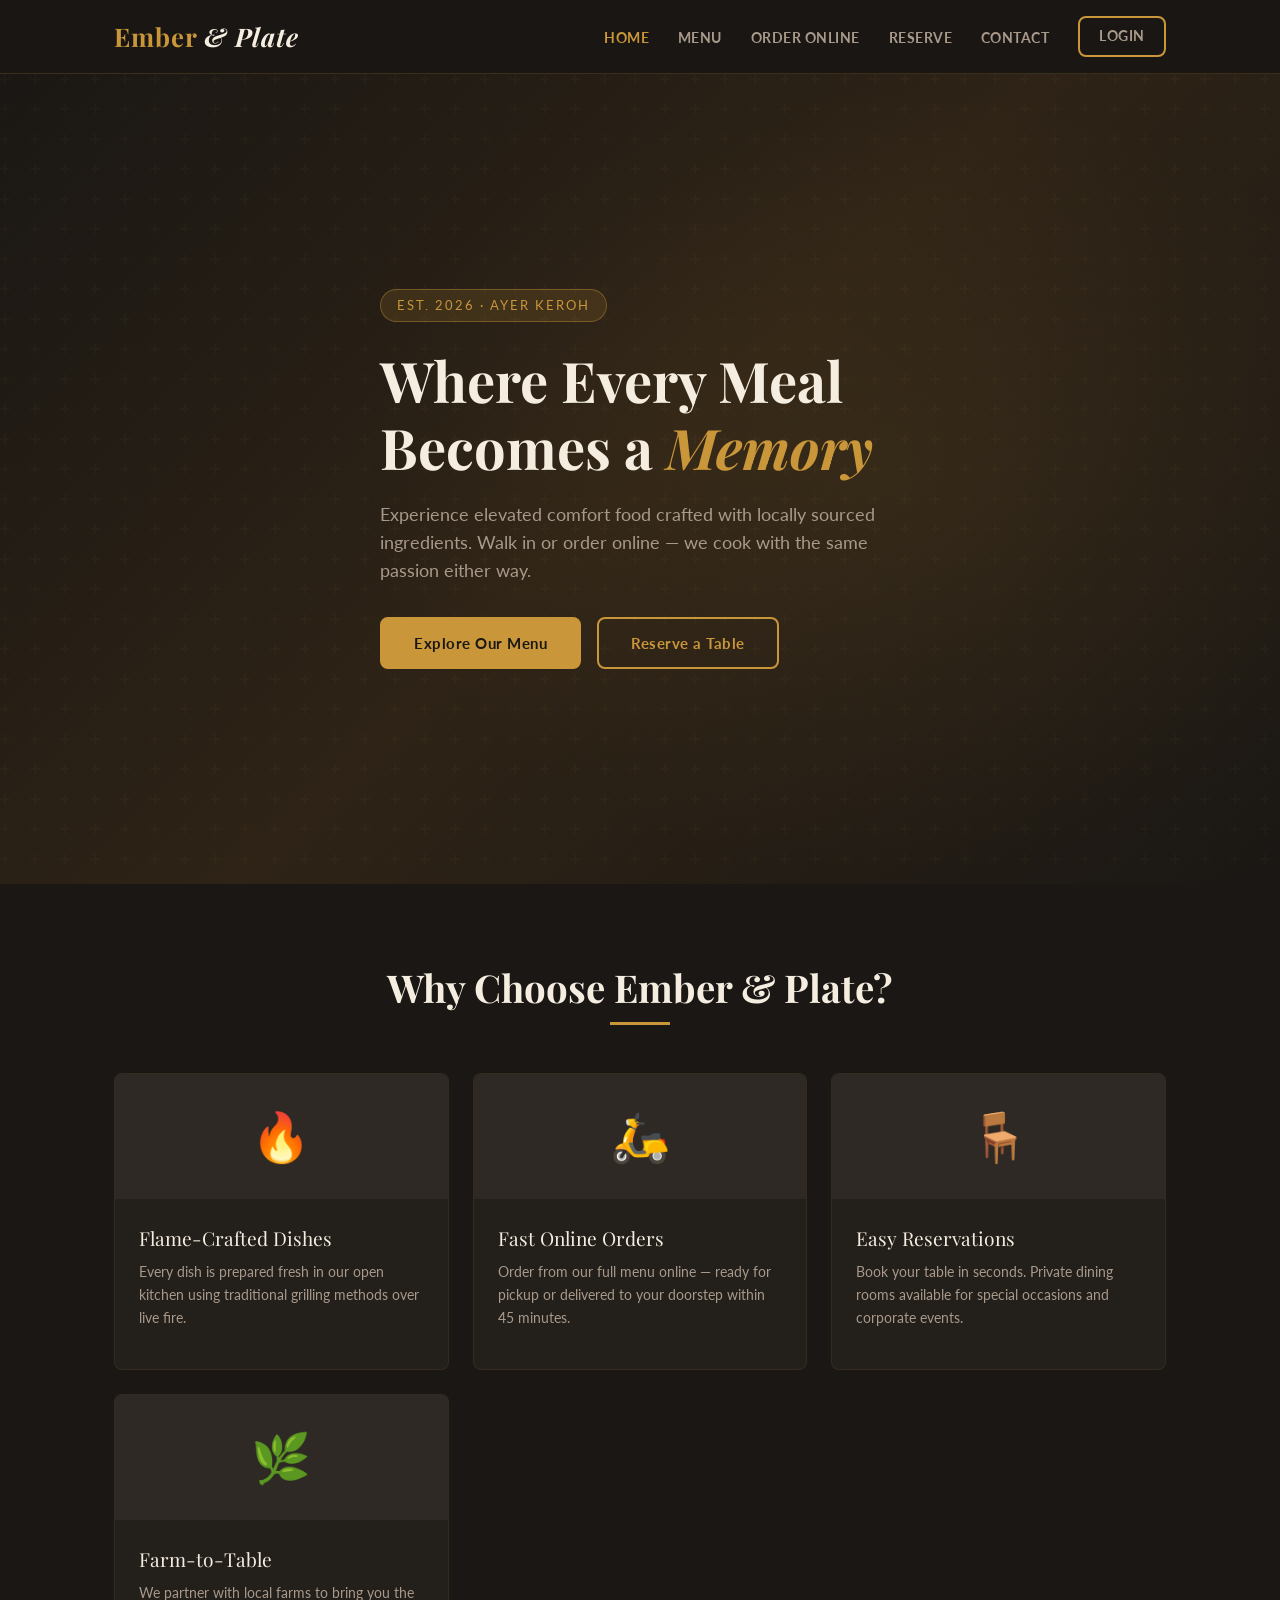
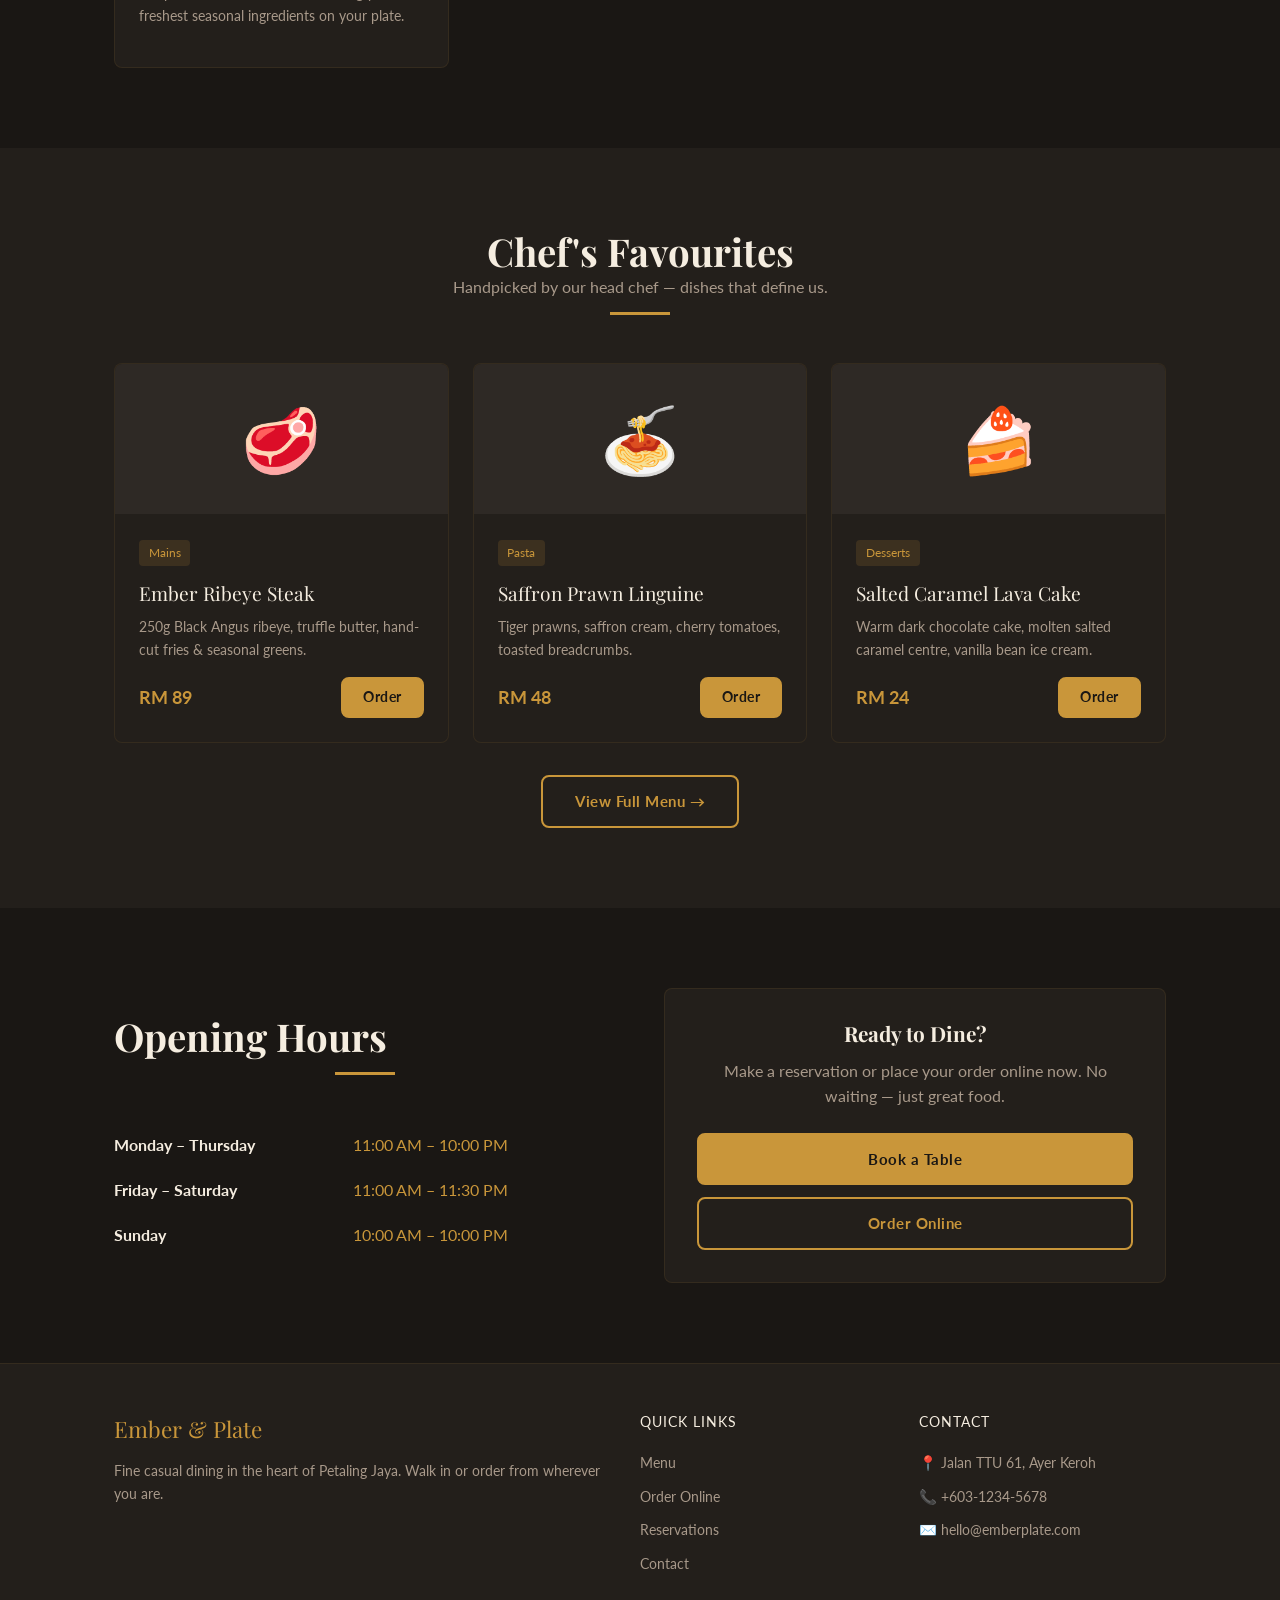
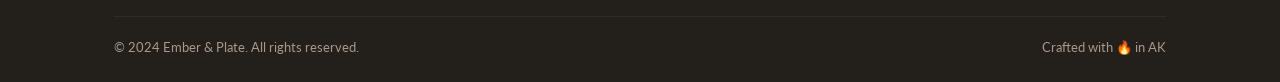
<file: index.html>
<!DOCTYPE html>
<html lang="en">
<head>
  <meta charset="UTF-8" />
  <meta name="viewport" content="width=device-width, initial-scale=1.0" />
  <title>Ember &amp; Plate — Fine Casual Dining</title>
  <link rel="stylesheet" href="css/style.css" />
</head>
<body>

<!-- NAVBAR -->
<nav class="navbar">
  <div class="container">
    <a href="index.html" class="navbar-brand">Ember <span>&amp; Plate</span></a>
    <ul class="nav-links">
      <li><a href="index.html" class="active">Home</a></li>
      <li><a href="menu.html">Menu</a></li>
      <li><a href="order.html">Order Online</a></li>
      <li><a href="reservations.html">Reserve</a></li>
      <li><a href="contact.html">Contact</a></li>
      <li><a href="login.html" class="btn btn-outline">Login</a></li>
    </ul>
    <div class="hamburger" aria-label="Toggle menu">
      <span></span><span></span><span></span>
    </div>
  </div>
</nav>

<!-- HERO -->
<section class="hero">
  <div class="container hero-content">
    <div class="hero-badge fade-up fade-up-1">Est. 2026 · Ayer Keroh</div>
    <h1 class="fade-up fade-up-2">Where Every Meal<br>Becomes a <em>Memory</em></h1>
    <p class="fade-up fade-up-3">Experience elevated comfort food crafted with locally sourced ingredients. Walk in or order online — we cook with the same passion either way.</p>
    <div class="hero-btns fade-up fade-up-4">
      <a href="menu.html" class="btn btn-primary">Explore Our Menu</a>
      <a href="reservations.html" class="btn btn-outline">Reserve a Table</a>
    </div>
  </div>
</section>

<!-- FEATURES -->
<section class="section">
  <div class="container">
    <div class="section-title"><h2>Why Choose Ember &amp; Plate?</h2></div>
    <div class="grid" style="grid-template-columns:repeat(auto-fill,minmax(250px,1fr));gap:1.5rem;">

      <div class="card fade-up fade-up-1">
        <div class="card-emoji">🔥</div>
        <div class="card-body">
          <div class="card-title">Flame-Crafted Dishes</div>
          <p class="card-desc">Every dish is prepared fresh in our open kitchen using traditional grilling methods over live fire.</p>
        </div>
      </div>

      <div class="card fade-up fade-up-2">
        <div class="card-emoji">🛵</div>
        <div class="card-body">
          <div class="card-title">Fast Online Orders</div>
          <p class="card-desc">Order from our full menu online — ready for pickup or delivered to your doorstep within 45 minutes.</p>
        </div>
      </div>

      <div class="card fade-up fade-up-3">
        <div class="card-emoji">🪑</div>
        <div class="card-body">
          <div class="card-title">Easy Reservations</div>
          <p class="card-desc">Book your table in seconds. Private dining rooms available for special occasions and corporate events.</p>
        </div>
      </div>

      <div class="card fade-up fade-up-4">
        <div class="card-emoji">🌿</div>
        <div class="card-body">
          <div class="card-title">Farm-to-Table</div>
          <p class="card-desc">We partner with local farms to bring you the freshest seasonal ingredients on your plate.</p>
        </div>
      </div>

    </div>
  </div>
</section>

<!-- FEATURED MENU -->
<section class="section" style="background:var(--bg2);">
  <div class="container">
    <div class="section-title"><h2>Chef's Favourites</h2><p>Handpicked by our head chef — dishes that define us.</p></div>
    <div class="grid menu-grid">

      <div class="card">
        <div class="card-emoji" style="font-size:4rem;">🥩</div>
        <div class="card-body">
          <span class="card-badge">Mains</span>
          <div class="card-title">Ember Ribeye Steak</div>
          <p class="card-desc">250g Black Angus ribeye, truffle butter, hand-cut fries & seasonal greens.</p>
          <div style="display:flex;justify-content:space-between;align-items:center;">
            <div class="card-price">RM 89</div>
            <a href="order.html" class="btn btn-primary btn-sm">Order</a>
          </div>
        </div>
      </div>

      <div class="card">
        <div class="card-emoji" style="font-size:4rem;">🍝</div>
        <div class="card-body">
          <span class="card-badge">Pasta</span>
          <div class="card-title">Saffron Prawn Linguine</div>
          <p class="card-desc">Tiger prawns, saffron cream, cherry tomatoes, toasted breadcrumbs.</p>
          <div style="display:flex;justify-content:space-between;align-items:center;">
            <div class="card-price">RM 48</div>
            <a href="order.html" class="btn btn-primary btn-sm">Order</a>
          </div>
        </div>
      </div>

      <div class="card">
        <div class="card-emoji" style="font-size:4rem;">🍰</div>
        <div class="card-body">
          <span class="card-badge">Desserts</span>
          <div class="card-title">Salted Caramel Lava Cake</div>
          <p class="card-desc">Warm dark chocolate cake, molten salted caramel centre, vanilla bean ice cream.</p>
          <div style="display:flex;justify-content:space-between;align-items:center;">
            <div class="card-price">RM 24</div>
            <a href="order.html" class="btn btn-primary btn-sm">Order</a>
          </div>
        </div>
      </div>

    </div>
    <div class="center" style="margin-top:2rem;">
      <a href="menu.html" class="btn btn-outline">View Full Menu →</a>
    </div>
  </div>
</section>

<!-- OPENING HOURS + CTA -->
<section class="section">
  <div class="container" style="display:grid;grid-template-columns:1fr 1fr;gap:3rem;align-items:center;">
    <div>
      <div class="section-title" style="text-align:left;"><h2>Opening Hours</h2></div>
      <table style="width:100%;border-collapse:collapse;">
        <tr><td style="padding:.6rem 0;color:var(--cream);font-weight:700;">Monday – Thursday</td><td style="color:var(--gold);">11:00 AM – 10:00 PM</td></tr>
        <tr><td style="padding:.6rem 0;color:var(--cream);font-weight:700;">Friday – Saturday</td><td style="color:var(--gold);">11:00 AM – 11:30 PM</td></tr>
        <tr><td style="padding:.6rem 0;color:var(--cream);font-weight:700;">Sunday</td><td style="color:var(--gold);">10:00 AM – 10:00 PM</td></tr>
      </table>
    </div>
    <div class="card" style="padding:2rem;text-align:center;">
      <h3 style="color:var(--cream);font-family:var(--font-head);margin-bottom:.75rem;">Ready to Dine?</h3>
      <p style="margin-bottom:1.5rem;">Make a reservation or place your order online now. No waiting — just great food.</p>
      <a href="reservations.html" class="btn btn-primary btn-block" style="margin-bottom:.75rem;">Book a Table</a>
      <a href="order.html" class="btn btn-outline btn-block">Order Online</a>
    </div>
  </div>
</section>

<!-- FOOTER -->
<footer class="footer">
  <div class="container">
    <div class="grid footer-grid">
      <div>
        <div class="footer-brand">Ember &amp; Plate</div>
        <p class="footer-desc">Fine casual dining in the heart of Petaling Jaya. Walk in or order from wherever you are.</p>
      </div>
      <div>
        <div class="footer-heading">Quick Links</div>
        <ul class="footer-links">
          <li><a href="menu.html">Menu</a></li>
          <li><a href="order.html">Order Online</a></li>
          <li><a href="reservations.html">Reservations</a></li>
          <li><a href="contact.html">Contact</a></li>
        </ul>
      </div>
      <div>
        <div class="footer-heading">Contact</div>
        <ul class="footer-links">
          <li><a href="#">📍 Jalan TTU 61, Ayer Keroh</a></li>
          <li><a href="tel:+60312345678">📞 +603-1234-5678</a></li>
          <li><a href="mailto:hello@emberplate.com">✉️ hello@emberplate.com</a></li>
        </ul>
      </div>
    </div>
    <div class="footer-bottom">
      <span>© 2024 Ember &amp; Plate. All rights reserved.</span>
      <span>Crafted with 🔥 in AK</span>
    </div>
  </div>
</footer>

<script src="js/main.js"></script>
</body>
</html>
</file>
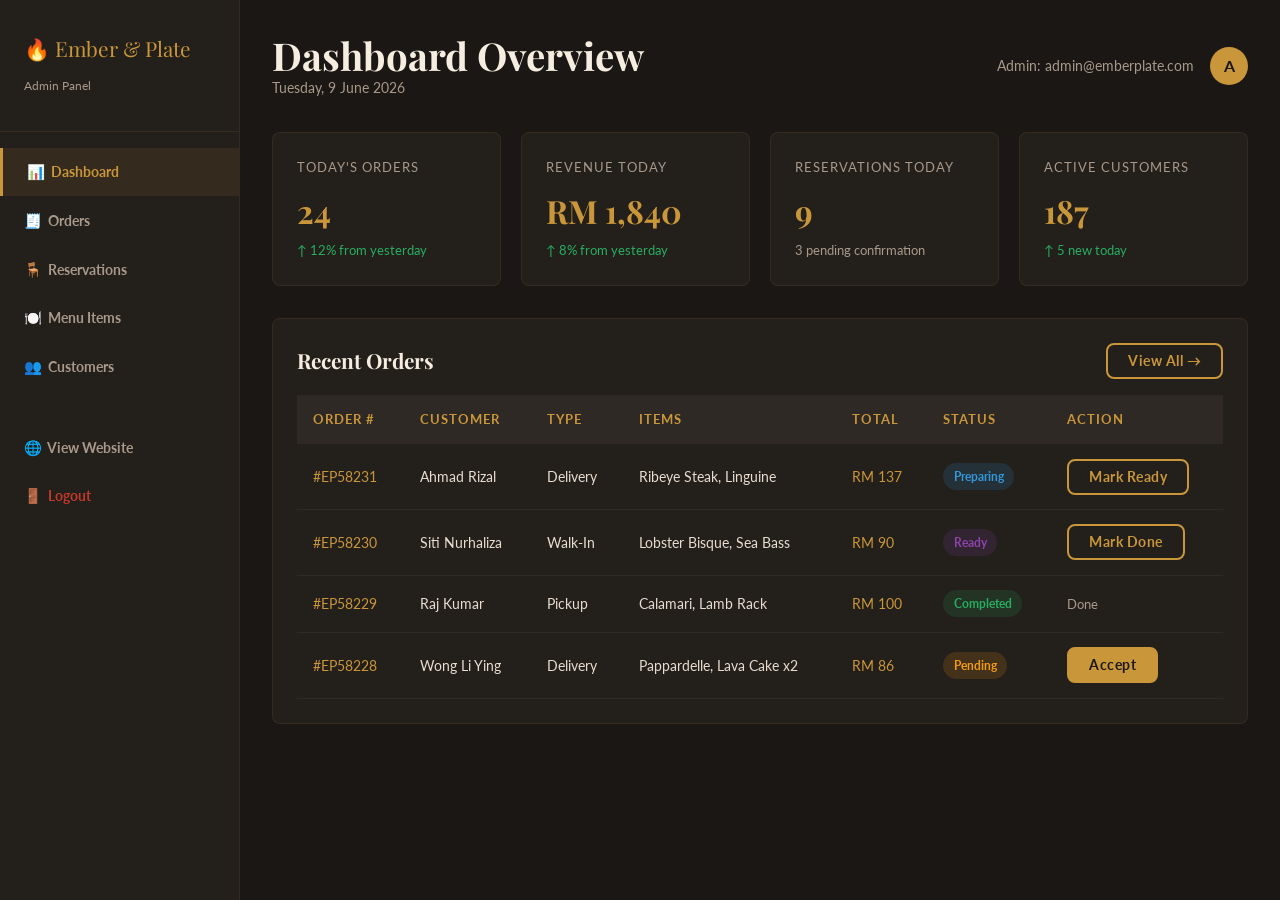
<file: admin.html>
<!DOCTYPE html>
<html lang="en">
<head>
  <meta charset="UTF-8" />
  <meta name="viewport" content="width=device-width, initial-scale=1.0" />
  <title>Admin Dashboard — Ember &amp; Plate</title>
  <link rel="stylesheet" href="css/style.css" />
</head>
<body>
<div class="admin-layout">

  <!-- SIDEBAR -->
  <aside class="admin-sidebar">
    <div class="brand">🔥 Ember &amp; Plate<br><span style="font-size:.75rem;color:var(--text-muted);font-family:var(--font-body);">Admin Panel</span></div>
    <ul class="admin-nav">
      <li><a href="#" class="active" onclick="showSection('dashboard',this)">📊 &nbsp;Dashboard</a></li>
      <li><a href="#" onclick="showSection('orders',this)">🧾 &nbsp;Orders</a></li>
      <li><a href="#" onclick="showSection('reservations',this)">🪑 &nbsp;Reservations</a></li>
      <li><a href="#" onclick="showSection('menu',this)">🍽️ &nbsp;Menu Items</a></li>
      <li><a href="#" onclick="showSection('customers',this)">👥 &nbsp;Customers</a></li>
      <li style="margin-top:auto;padding-top:2rem;">
        <a href="index.html" style="color:var(--text-muted);">🌐 &nbsp;View Website</a>
      </li>
      <li><a href="login.html" style="color:var(--danger);">🚪 &nbsp;Logout</a></li>
    </ul>
  </aside>

  <!-- MAIN -->
  <main class="admin-main">

    <!-- HEADER -->
    <div style="display:flex;justify-content:space-between;align-items:center;margin-bottom:2rem;">
      <div>
        <h2 id="section-title" style="color:var(--cream);">Dashboard Overview</h2>
        <p style="font-size:.85rem;">Tuesday, 9 June 2026</p>
      </div>
      <div style="display:flex;align-items:center;gap:1rem;">
        <span style="font-size:.9rem;color:var(--text-muted);">Admin: admin@emberplate.com</span>
        <div style="width:38px;height:38px;background:var(--gold);border-radius:50%;display:flex;align-items:center;justify-content:center;font-weight:700;color:#1a1714;">A</div>
      </div>
    </div>

    <!-- ======= DASHBOARD SECTION ======= -->
    <div id="sec-dashboard">
      <!-- Stats -->
      <div class="grid stats-grid">
        <div class="stat-card">
          <div class="stat-label">Today's Orders</div>
          <div class="stat-value">24</div>
          <div style="font-size:.8rem;color:var(--success);margin-top:.25rem;">↑ 12% from yesterday</div>
        </div>
        <div class="stat-card">
          <div class="stat-label">Revenue Today</div>
          <div class="stat-value">RM 1,840</div>
          <div style="font-size:.8rem;color:var(--success);margin-top:.25rem;">↑ 8% from yesterday</div>
        </div>
        <div class="stat-card">
          <div class="stat-label">Reservations Today</div>
          <div class="stat-value">9</div>
          <div style="font-size:.8rem;color:var(--text-muted);margin-top:.25rem;">3 pending confirmation</div>
        </div>
        <div class="stat-card">
          <div class="stat-label">Active Customers</div>
          <div class="stat-value">187</div>
          <div style="font-size:.8rem;color:var(--success);margin-top:.25rem;">↑ 5 new today</div>
        </div>
      </div>

      <!-- Recent Orders Table -->
      <div class="card" style="margin-top:0;">
        <div class="card-body">
          <div style="display:flex;justify-content:space-between;align-items:center;margin-bottom:1rem;">
            <h3 style="color:var(--cream);font-family:var(--font-head);">Recent Orders</h3>
            <button class="btn btn-outline btn-sm" onclick="showSection('orders',null)">View All →</button>
          </div>
          <div style="overflow-x:auto;">
            <table class="data-table">
              <thead>
                <tr>
                  <th>Order #</th><th>Customer</th><th>Type</th><th>Items</th><th>Total</th><th>Status</th><th>Action</th>
                </tr>
              </thead>
              <tbody>
                <tr>
                  <td style="color:var(--gold);">#EP58231</td>
                  <td>Ahmad Rizal</td><td>Delivery</td>
                  <td>Ribeye Steak, Linguine</td>
                  <td style="color:var(--gold);">RM 137</td>
                  <td><span class="badge badge-preparing">Preparing</span></td>
                  <td><button class="btn btn-sm btn-outline" onclick="updateStatus(this,'ready')">Mark Ready</button></td>
                </tr>
                <tr>
                  <td style="color:var(--gold);">#EP58230</td>
                  <td>Siti Nurhaliza</td><td>Walk-In</td>
                  <td>Lobster Bisque, Sea Bass</td>
                  <td style="color:var(--gold);">RM 90</td>
                  <td><span class="badge badge-ready">Ready</span></td>
                  <td><button class="btn btn-sm btn-outline" onclick="updateStatus(this,'confirmed')">Mark Done</button></td>
                </tr>
                <tr>
                  <td style="color:var(--gold);">#EP58229</td>
                  <td>Raj Kumar</td><td>Pickup</td>
                  <td>Calamari, Lamb Rack</td>
                  <td style="color:var(--gold);">RM 100</td>
                  <td><span class="badge badge-confirmed">Completed</span></td>
                  <td><span style="color:var(--text-muted);font-size:.8rem;">Done</span></td>
                </tr>
                <tr>
                  <td style="color:var(--gold);">#EP58228</td>
                  <td>Wong Li Ying</td><td>Delivery</td>
                  <td>Pappardelle, Lava Cake x2</td>
                  <td style="color:var(--gold);">RM 86</td>
                  <td><span class="badge badge-pending">Pending</span></td>
                  <td><button class="btn btn-sm btn-primary" onclick="updateStatus(this,'preparing')">Accept</button></td>
                </tr>
              </tbody>
            </table>
          </div>
        </div>
      </div>
    </div>

    <!-- ======= ORDERS SECTION ======= -->
    <div id="sec-orders" style="display:none;">
      <div class="card">
        <div class="card-body">
          <div style="display:flex;justify-content:space-between;margin-bottom:1rem;flex-wrap:wrap;gap:1rem;">
            <h3 style="color:var(--cream);font-family:var(--font-head);">All Orders</h3>
            <div style="display:flex;gap:.75rem;flex-wrap:wrap;">
              <select class="form-control" style="width:140px;padding:.45rem .75rem;">
                <option>All Types</option><option>Delivery</option><option>Pickup</option><option>Walk-In</option>
              </select>
              <select class="form-control" style="width:150px;padding:.45rem .75rem;">
                <option>All Statuses</option><option>Pending</option><option>Preparing</option><option>Ready</option><option>Completed</option>
              </select>
            </div>
          </div>
          <div style="overflow-x:auto;">
            <table class="data-table">
              <thead>
                <tr><th>Order #</th><th>Customer</th><th>Phone</th><th>Type</th><th>Items</th><th>Total</th><th>Time</th><th>Status</th><th>Action</th></tr>
              </thead>
              <tbody>
                <tr><td style="color:var(--gold);">#EP58231</td><td>Ahmad Rizal</td><td>012-3456789</td><td>Delivery</td><td>Ribeye, Linguine</td><td style="color:var(--gold);">RM 137</td><td>7:45 PM</td><td><span class="badge badge-preparing">Preparing</span></td><td><button class="btn btn-sm btn-outline" onclick="updateStatus(this,'ready')">Ready</button></td></tr>
                <tr><td style="color:var(--gold);">#EP58230</td><td>Siti Nurhaliza</td><td>011-9876543</td><td>Walk-In</td><td>Bisque, Sea Bass</td><td style="color:var(--gold);">RM 90</td><td>7:30 PM</td><td><span class="badge badge-ready">Ready</span></td><td><button class="btn btn-sm btn-outline">Done</button></td></tr>
                <tr><td style="color:var(--gold);">#EP58229</td><td>Raj Kumar</td><td>016-1112233</td><td>Pickup</td><td>Calamari, Lamb Rack</td><td style="color:var(--gold);">RM 100</td><td>7:00 PM</td><td><span class="badge badge-confirmed">Completed</span></td><td>—</td></tr>
                <tr><td style="color:var(--gold);">#EP58228</td><td>Wong Li Ying</td><td>019-4445566</td><td>Delivery</td><td>Pappardelle, Lava Cake x2</td><td style="color:var(--gold);">RM 86</td><td>6:50 PM</td><td><span class="badge badge-pending">Pending</span></td><td><button class="btn btn-sm btn-primary" onclick="updateStatus(this,'preparing')">Accept</button></td></tr>
                <tr><td style="color:var(--gold);">#EP58227</td><td>Lim Mei Ling</td><td>017-7778899</td><td>Pickup</td><td>Burrata, Herb Chicken</td><td style="color:var(--gold);">RM 73</td><td>6:30 PM</td><td><span class="badge badge-confirmed">Completed</span></td><td>—</td></tr>
              </tbody>
            </table>
          </div>
        </div>
      </div>
    </div>

    <!-- ======= RESERVATIONS SECTION ======= -->
    <div id="sec-reservations" style="display:none;">
      <div class="card">
        <div class="card-body">
          <h3 style="color:var(--cream);font-family:var(--font-head);margin-bottom:1rem;">Today's Reservations</h3>
          <div style="overflow-x:auto;">
            <table class="data-table">
              <thead>
                <tr><th>Ref</th><th>Guest</th><th>Phone</th><th>Date</th><th>Time</th><th>Guests</th><th>Occasion</th><th>Status</th><th>Action</th></tr>
              </thead>
              <tbody>
                <tr><td style="color:var(--gold);">EP-R74821</td><td>Ahmad Rizal</td><td>012-3456789</td><td>09/06/2026</td><td>7:00 PM</td><td>4</td><td>Anniversary</td><td><span class="badge badge-confirmed">Confirmed</span></td><td><button class="btn btn-sm btn-danger" onclick="cancelRes(this)">Cancel</button></td></tr>
                <tr><td style="color:var(--gold);">EP-R74820</td><td>Priya Sharma</td><td>016-1234567</td><td>09/06/2026</td><td>7:30 PM</td><td>2</td><td>Date Night</td><td><span class="badge badge-pending">Pending</span></td><td><button class="btn btn-sm btn-primary" onclick="confirmRes(this)">Confirm</button></td></tr>
                <tr><td style="color:var(--gold);">EP-R74819</td><td>Tan Chee Keong</td><td>018-9998877</td><td>09/06/2026</td><td>8:00 PM</td><td>8</td><td>Birthday</td><td><span class="badge badge-pending">Pending</span></td><td><button class="btn btn-sm btn-primary" onclick="confirmRes(this)">Confirm</button></td></tr>
                <tr><td style="color:var(--gold);">EP-R74818</td><td>Nurul Ain</td><td>014-6665544</td><td>09/06/2026</td><td>8:30 PM</td><td>3</td><td>—</td><td><span class="badge badge-confirmed">Confirmed</span></td><td><button class="btn btn-sm btn-danger" onclick="cancelRes(this)">Cancel</button></td></tr>
              </tbody>
            </table>
          </div>
        </div>
      </div>
    </div>

    <!-- ======= MENU SECTION ======= -->
    <div id="sec-menu" style="display:none;">
      <div class="card">
        <div class="card-body">
          <div style="display:flex;justify-content:space-between;margin-bottom:1rem;">
            <h3 style="color:var(--cream);font-family:var(--font-head);">Menu Management</h3>
            <button class="btn btn-primary btn-sm">+ Add Item</button>
          </div>
          <table class="data-table">
            <thead><tr><th>Item</th><th>Category</th><th>Price (RM)</th><th>Available</th><th>Actions</th></tr></thead>
            <tbody>
              <tr><td>Burrata &amp; Heirloom Tomato</td><td>Starters</td><td>28.00</td><td><span class="badge badge-confirmed">Yes</span></td><td><button class="btn btn-sm btn-outline">Edit</button></td></tr>
              <tr><td>Ember Ribeye Steak</td><td>Grills</td><td>89.00</td><td><span class="badge badge-confirmed">Yes</span></td><td><button class="btn btn-sm btn-outline">Edit</button></td></tr>
              <tr><td>Saffron Prawn Linguine</td><td>Pasta</td><td>48.00</td><td><span class="badge badge-confirmed">Yes</span></td><td><button class="btn btn-sm btn-outline">Edit</button></td></tr>
              <tr><td>Wild Mushroom Pappardelle</td><td>Pasta</td><td>38.00</td><td><span class="badge badge-pending">No</span></td><td><button class="btn btn-sm btn-outline">Edit</button></td></tr>
              <tr><td>Salted Caramel Lava Cake</td><td>Desserts</td><td>24.00</td><td><span class="badge badge-confirmed">Yes</span></td><td><button class="btn btn-sm btn-outline">Edit</button></td></tr>
            </tbody>
          </table>
        </div>
      </div>
    </div>

    <!-- ======= CUSTOMERS SECTION ======= -->
    <div id="sec-customers" style="display:none;">
      <div class="card">
        <div class="card-body">
          <h3 style="color:var(--cream);font-family:var(--font-head);margin-bottom:1rem;">Customer Accounts</h3>
          <table class="data-table">
            <thead><tr><th>Name</th><th>Email</th><th>Phone</th><th>Orders</th><th>Joined</th><th>Status</th></tr></thead>
            <tbody>
              <tr><td>Ahmad Rizal</td><td>ahmad@email.com</td><td>012-3456789</td><td>12</td><td>Jan 2025</td><td><span class="badge badge-confirmed">Active</span></td></tr>
              <tr><td>Siti Nurhaliza</td><td>siti@email.com</td><td>011-9876543</td><td>8</td><td>Mar 2025</td><td><span class="badge badge-confirmed">Active</span></td></tr>
              <tr><td>Raj Kumar</td><td>raj@email.com</td><td>016-1112233</td><td>5</td><td>Apr 2025</td><td><span class="badge badge-confirmed">Active</span></td></tr>
              <tr><td>Wong Li Ying</td><td>wly@email.com</td><td>019-4445566</td><td>3</td><td>May 2025</td><td><span class="badge badge-confirmed">Active</span></td></tr>
              <tr><td>Lim Mei Ling</td><td>lml@email.com</td><td>017-7778899</td><td>1</td><td>Jun 2026</td><td><span class="badge badge-pending">New</span></td></tr>
            </tbody>
          </table>
        </div>
      </div>
    </div>

  </main>
</div>

<script src="js/main.js"></script>
<script>
const sections = ['dashboard','orders','reservations','menu','customers'];
const titles   = {dashboard:'Dashboard Overview',orders:'Orders Management',reservations:'Reservations',menu:'Menu Management',customers:'Customers'};

function showSection(id, linkEl) {
  sections.forEach(s => {
    document.getElementById('sec-' + s).style.display = s === id ? '' : 'none';
  });
  document.getElementById('section-title').textContent = titles[id];
  if (linkEl) {
    document.querySelectorAll('.admin-nav a').forEach(a => a.classList.remove('active'));
    linkEl.classList.add('active');
  }
}

function updateStatus(btn, newStatus) {
  const row = btn.closest('tr');
  const badge = row.querySelector('.badge');
  const classes = {pending:'badge-pending',preparing:'badge-preparing',ready:'badge-ready',confirmed:'badge-confirmed',cancelled:'badge-cancelled'};
  const labels  = {pending:'Pending',preparing:'Preparing',ready:'Ready',confirmed:'Completed',cancelled:'Cancelled'};
  Object.values(classes).forEach(c => badge.classList.remove(c));
  badge.classList.add(classes[newStatus]);
  badge.textContent = labels[newStatus];
  btn.remove();
}

function confirmRes(btn) {
  const row = btn.closest('tr');
  const badge = row.querySelector('.badge');
  badge.className = 'badge badge-confirmed';
  badge.textContent = 'Confirmed';
  btn.outerHTML = '<button class="btn btn-sm btn-danger" onclick="cancelRes(this)">Cancel</button>';
}

function cancelRes(btn) {
  const row = btn.closest('tr');
  const badge = row.querySelector('.badge');
  badge.className = 'badge badge-cancelled';
  badge.textContent = 'Cancelled';
  btn.remove();
}
</script>
</body>
</html>
</file>
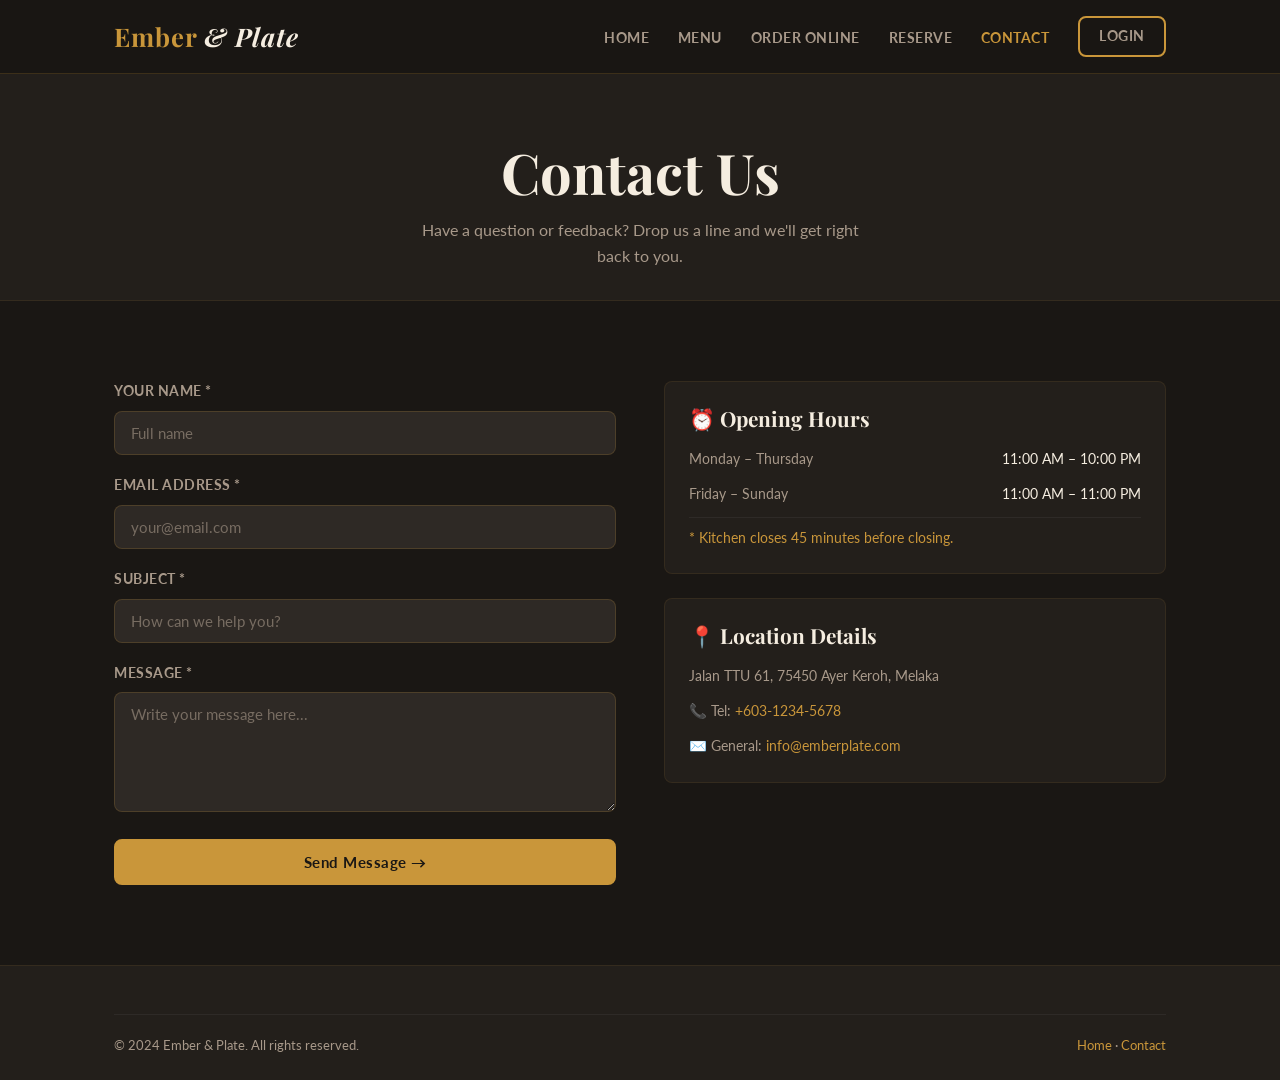
<file: contact.html>
<!DOCTYPE html>
<html lang="en">
<head>
  <meta charset="UTF-8" />
  <meta name="viewport" content="width=device-width, initial-scale=1.0" />
  <title>Contact Us — Ember &amp; Plate</title>
  <link rel="stylesheet" href="css/style.css" />
  <style>
    /* Pure CSS Fade-In Animations matching the Menu style */
    .fade-up {
      opacity: 0;
      transform: translateY(20px);
      animation: fadeUpKeyframe 0.6s cubic-bezier(0.25, 0.46, 0.45, 0.94) forwards;
    }
    .fade-up-1 { animation-delay: 0.1s; }
    .fade-up-2 { animation-delay: 0.25s; }
    .fade-up-3 { animation-delay: 0.4s; }

    @keyframes fadeUpKeyframe {
      to {
        opacity: 1;
        transform: translateY(0);
      }
    }
  </style>
</head>
<body>

<nav class="navbar">
  <div class="container">
    <a href="index.html" class="navbar-brand">Ember <span>&amp; Plate</span></a>
    <ul class="nav-links">
      <li><a href="index.html">Home</a></li>
      <li><a href="menu.html">Menu</a></li>
      <li><a href="order.html">Order Online</a></li>
      <li><a href="reservations.html">Reserve</a></li>
      <li><a href="contact.html" class="active">Contact</a></li>
      <li><a href="login.html" class="btn btn-outline">Login</a></li>
    </ul>
    <div class="hamburger"><span></span><span></span><span></span></div>
  </div>
</nav>

<section style="background:var(--bg2);padding:4rem 0 2rem;text-align:center;border-bottom:1px solid rgba(201,150,58,0.1);">
  <div class="container">
    <h1 class="fade-up fade-up-1" style="color:var(--cream);">Contact Us</h1>
    <p class="fade-up fade-up-2" style="max-width:460px;margin:.75rem auto 0;">Have a question or feedback? Drop us a line and we'll get right back to you.</p>
  </div>
</section>

<section class="section fade-up fade-up-3">
  <div class="container" style="display:grid;grid-template-columns:1fr 1fr;gap:3rem;align-items:start;">

    <!-- CONTACT FORM -->
    <div>
      <div id="contact-success" class="alert alert-success" style="display:none;"></div>
      
      <form id="contactForm" novalidate>
        <div class="form-group">
          <label class="form-label" for="c-name">Your Name *</label>
          <input type="text" id="c-name" class="form-control" placeholder="Full name" />
          <span class="error-msg"></span>
        </div>

        <div class="form-group">
          <label class="form-label" for="c-email">Email Address *</label>
          <input type="email" id="c-email" class="form-control" placeholder="your@email.com" />
          <span class="error-msg"></span>
        </div>

        <div class="form-group">
          <label class="form-label" for="c-subject">Subject *</label>
          <input type="text" id="c-subject" class="form-control" placeholder="How can we help you?" />
          <span class="error-msg"></span>
        </div>

        <div class="form-group">
          <label class="form-label" for="c-message">Message *</label>
          <textarea id="c-message" class="form-control" placeholder="Write your message here..." rows="5"></textarea>
          <span class="error-msg"></span>
        </div>

        <button type="submit" class="btn btn-primary btn-block">Send Message →</button>
      </form>
    </div>

    <!-- DETAILS SIDEBAR -->
    <div>
      <div class="card" style="margin-bottom:1.5rem;">
        <div class="card-body">
          <h3 style="color:var(--cream);font-family:var(--font-head);margin-bottom:1rem;">⏰ Opening Hours</h3>
          <ul style="list-style:none;display:flex;flex-direction:column;gap:.75rem;color:var(--text-muted);font-size:.9rem;">
            <li style="display:flex;justify-content:space-between;"><span>Monday – Thursday</span><span style="color:var(--cream);">11:00 AM – 10:00 PM</span></li>
            <li style="display:flex;justify-content:space-between;"><span>Friday – Sunday</span><span style="color:var(--cream);">11:00 AM – 11:00 PM</span></li>
            <li style="border-top:1px solid rgba(251,251,251,0.05);padding-top:.5rem;color:var(--gold);">* Kitchen closes 45 minutes before closing.</li>
          </ul>
        </div>
      </div>

      <div class="card">
        <div class="card-body">
          <h3 style="color:var(--cream);font-family:var(--font-head);margin-bottom:1rem;">📍 Location Details</h3>
          <p style="font-size:.9rem;margin-bottom:.75rem;">Jalan TTU 61, 75450 Ayer Keroh, Melaka</p>
          <p style="font-size:.9rem;margin-bottom:.75rem;">📞 Tel: <a href="tel:+60312345678">+603-1234-5678</a></p>
          <p style="font-size:.9rem;">✉️ General: <a href="mailto:info@emberplate.com">info@emberplate.com</a></p>
        </div>
      </div>
    </div>

  </div>
</section>

<footer class="footer">
  <div class="container">
    <div class="footer-bottom">
      <span>© 2024 Ember &amp; Plate. All rights reserved.</span>
      <span><a href="index.html">Home</a> · <a href="contact.html">Contact</a></span>
    </div>
  </div>
</footer>

<script src="js/main.js"></script>
<script>
document.getElementById('contactForm').addEventListener('submit', function(e) {
  e.preventDefault();
  let valid = true;

  if (typeof validateField === 'function') {
    valid &= validateField(document.getElementById('c-name'),    {required:true, minLen:2});
    valid &= validateField(document.getElementById('c-email'),   {required:true, email:true});
    valid &= validateField(document.getElementById('c-subject'), {required:true, minLen:3});
    valid &= validateField(document.getElementById('c-message'), {required:true, minLen:10});
  }

  if (valid) {
    const successMsg = document.getElementById('contact-success');
    successMsg.textContent = '✅ Thank you! Your message has been sent successfully. We will get back to you shortly.';
    successMsg.style.display = 'block';
    successMsg.scrollIntoView({behavior:'smooth'});
    this.reset();
  }
});
</script>
</body>
</html>
</file>
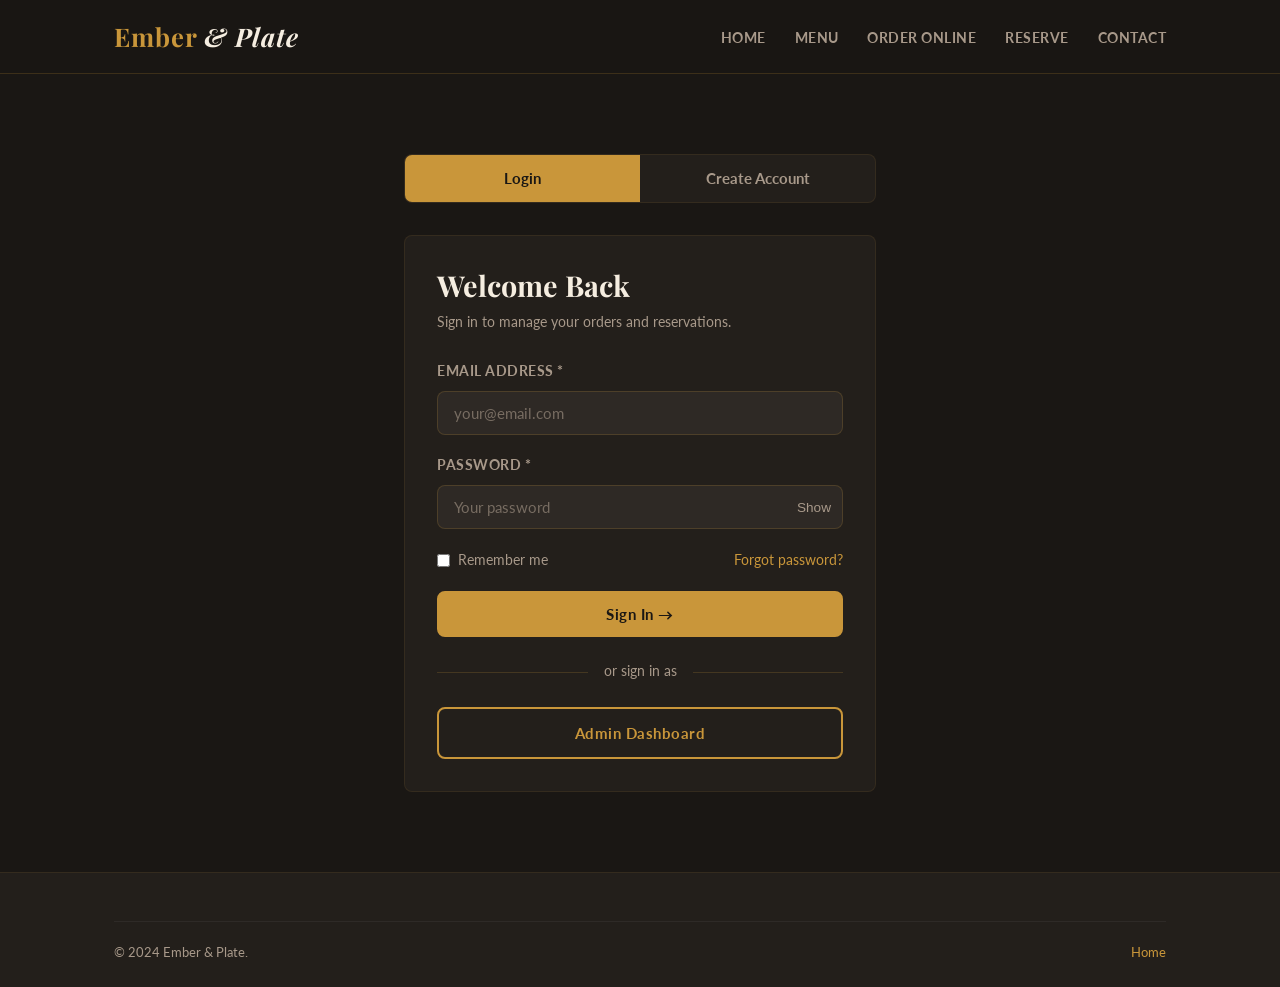
<file: login.html>
<!DOCTYPE html>
<html lang="en">
<head>
  <meta charset="UTF-8" />
  <meta name="viewport" content="width=device-width, initial-scale=1.0" />
  <title>Login / Register — Ember &amp; Plate</title>
  <link rel="stylesheet" href="css/style.css" />
</head>
<body>

<nav class="navbar">
  <div class="container">
    <a href="index.html" class="navbar-brand">Ember <span>&amp; Plate</span></a>
    <ul class="nav-links">
      <li><a href="index.html">Home</a></li>
      <li><a href="menu.html">Menu</a></li>
      <li><a href="order.html">Order Online</a></li>
      <li><a href="reservations.html">Reserve</a></li>
      <li><a href="contact.html">Contact</a></li>
    </ul>
    <div class="hamburger"><span></span><span></span><span></span></div>
  </div>
</nav>

<section class="section" style="min-height:80vh;display:flex;align-items:center;">
  <div class="container" style="max-width:520px;margin:0 auto;width:100%;">

    <!-- Toggle Tabs -->
    <div style="display:flex;background:var(--bg2);border-radius:var(--radius);overflow:hidden;margin-bottom:2rem;border:1px solid rgba(201,150,58,0.1);">
      <button id="tab-login-btn" class="tab-toggle active" onclick="switchTab('login')"
        style="flex:1;padding:.9rem;background:var(--gold);color:#1a1714;font-weight:700;border:none;cursor:pointer;font-family:var(--font-body);font-size:.95rem;transition:all .3s;">
        Login
      </button>
      <button id="tab-register-btn" class="tab-toggle" onclick="switchTab('register')"
        style="flex:1;padding:.9rem;background:transparent;color:var(--text-muted);font-weight:700;border:none;cursor:pointer;font-family:var(--font-body);font-size:.95rem;transition:all .3s;">
        Create Account
      </button>
    </div>

    <!-- LOGIN FORM -->
    <div id="pane-login" class="form-box" style="max-width:100%;">
      <h2 class="form-title">Welcome Back</h2>
      <p class="form-subtitle">Sign in to manage your orders and reservations.</p>

      <div id="login-success" class="alert alert-success"></div>
      <div id="login-error"   class="alert alert-error"></div>

      <form id="loginForm" novalidate>
        <div class="form-group">
          <label class="form-label" for="l-email">Email Address *</label>
          <input type="email" id="l-email" class="form-control" placeholder="your@email.com" />
          <span class="error-msg"></span>
        </div>
        <div class="form-group">
          <label class="form-label" for="l-password">Password *</label>
          <div style="position:relative;">
            <input type="password" id="l-password" class="form-control" placeholder="Your password" />
            <button type="button" onclick="togglePass('l-password',this)"
              style="position:absolute;right:.75rem;top:50%;transform:translateY(-50%);background:none;border:none;color:var(--text-muted);cursor:pointer;font-size:.85rem;">Show</button>
          </div>
          <span class="error-msg"></span>
        </div>

        <div style="display:flex;justify-content:space-between;align-items:center;margin-bottom:1.25rem;">
          <label style="display:flex;gap:.5rem;align-items:center;font-size:.88rem;color:var(--text-muted);cursor:pointer;">
            <input type="checkbox" style="accent-color:var(--gold);" /> Remember me
          </label>
          <a href="#" style="font-size:.88rem;">Forgot password?</a>
        </div>

        <button type="submit" class="btn btn-primary btn-block">Sign In →</button>

        <div class="divider"><span>or sign in as</span></div>
        <a href="admin.html" class="btn btn-outline btn-block">Admin Dashboard</a>
      </form>
    </div>

    <!-- REGISTER FORM -->
    <div id="pane-register" class="form-box" style="max-width:100%;display:none;">
      <h2 class="form-title">Create Account</h2>
      <p class="form-subtitle">Join Ember &amp; Plate for faster orders and exclusive deals.</p>

      <div id="reg-success" class="alert alert-success"></div>
      <div id="reg-error"   class="alert alert-error"></div>

      <form id="registerForm" novalidate>
        <div class="form-row">
          <div class="form-group">
            <label class="form-label" for="rg-fname">First Name *</label>
            <input type="text" id="rg-fname" class="form-control" placeholder="First name" />
            <span class="error-msg"></span>
          </div>
          <div class="form-group">
            <label class="form-label" for="rg-lname">Last Name *</label>
            <input type="text" id="rg-lname" class="form-control" placeholder="Last name" />
            <span class="error-msg"></span>
          </div>
        </div>
        <div class="form-group">
          <label class="form-label" for="rg-email">Email Address *</label>
          <input type="email" id="rg-email" class="form-control" placeholder="your@email.com" />
          <span class="error-msg"></span>
        </div>
        <div class="form-group">
          <label class="form-label" for="rg-phone">Phone Number *</label>
          <input type="tel" id="rg-phone" class="form-control" placeholder="e.g. 0123456789" />
          <span class="error-msg"></span>
        </div>
        <div class="form-group">
          <label class="form-label" for="rg-pass">Password *</label>
          <div style="position:relative;">
            <input type="password" id="rg-pass" class="form-control" placeholder="Min. 8 characters" />
            <button type="button" onclick="togglePass('rg-pass',this)"
              style="position:absolute;right:.75rem;top:50%;transform:translateY(-50%);background:none;border:none;color:var(--text-muted);cursor:pointer;font-size:.85rem;">Show</button>
          </div>
          <span class="error-msg"></span>
          <!-- Password strength bar -->
          <div style="margin-top:.5rem;">
            <div style="height:4px;background:var(--bg3);border-radius:2px;overflow:hidden;">
              <div id="strength-bar" style="height:100%;width:0;transition:width .3s,background .3s;border-radius:2px;"></div>
            </div>
            <span id="strength-label" style="font-size:.78rem;color:var(--text-muted);"></span>
          </div>
        </div>
        <div class="form-group">
          <label class="form-label" for="rg-confirm">Confirm Password *</label>
          <input type="password" id="rg-confirm" class="form-control" placeholder="Repeat password" />
          <span class="error-msg"></span>
        </div>

        <div class="form-group" style="display:flex;gap:.75rem;align-items:flex-start;">
          <input type="checkbox" id="rg-terms" style="width:18px;height:18px;margin-top:.2rem;accent-color:var(--gold);" />
          <label for="rg-terms" style="font-size:.88rem;color:var(--text-muted);">
            I agree to the <a href="#">Terms of Service</a> and <a href="#">Privacy Policy</a>.
          </label>
        </div>
        <span class="error-msg" id="rg-terms-err"></span>

        <button type="submit" class="btn btn-primary btn-block" style="margin-top:1rem;">Create Account →</button>
      </form>
    </div>

  </div>
</section>

<footer class="footer"><div class="container"><div class="footer-bottom"><span>© 2024 Ember &amp; Plate.</span><span><a href="index.html">Home</a></span></div></div></footer>

<script src="js/main.js"></script>
<script>
// ---- Tab switch ----
function switchTab(tab) {
  const isLogin = tab === 'login';
  document.getElementById('pane-login').style.display    = isLogin ? '' : 'none';
  document.getElementById('pane-register').style.display = isLogin ? 'none' : '';
  document.getElementById('tab-login-btn').style.background    = isLogin ? 'var(--gold)' : 'transparent';
  document.getElementById('tab-login-btn').style.color         = isLogin ? '#1a1714' : 'var(--text-muted)';
  document.getElementById('tab-register-btn').style.background = isLogin ? 'transparent' : 'var(--gold)';
  document.getElementById('tab-register-btn').style.color      = isLogin ? 'var(--text-muted)' : '#1a1714';
}

// ---- Toggle password ----
function togglePass(id, btn) {
  const el = document.getElementById(id);
  const hidden = el.type === 'password';
  el.type = hidden ? 'text' : 'password';
  btn.textContent = hidden ? 'Hide' : 'Show';
}

// ---- Password strength ----
document.getElementById('rg-pass').addEventListener('input', function() {
  const v = this.value;
  const bar = document.getElementById('strength-bar');
  const lbl = document.getElementById('strength-label');
  let score = 0;
  if (v.length >= 8) score++;
  if (/[A-Z]/.test(v)) score++;
  if (/[0-9]/.test(v)) score++;
  if (/[^A-Za-z0-9]/.test(v)) score++;
  const colors = ['#c0392b','#e67e22','#f1c40f','#27ae60'];
  const labels = ['Weak','Fair','Good','Strong'];
  bar.style.width = (score * 25) + '%';
  bar.style.background = colors[score-1] || '#c0392b';
  lbl.textContent = v.length ? labels[score-1] || 'Weak' : '';
});

// ---- Login validation ----
// Demo credentials: admin@emberplate.com / Admin123!
document.getElementById('loginForm').addEventListener('submit', function(e) {
  e.preventDefault();
  let valid = true;
  valid &= validateField(document.getElementById('l-email'),    {required:true, email:true});
  valid &= validateField(document.getElementById('l-password'), {required:true, minLen:6});
  if (valid) {
    const email = document.getElementById('l-email').value.trim();
    const pass  = document.getElementById('l-password').value;
    // Demo check
    if (email === 'admin@emberplate.com' && pass === 'Admin123!') {
      window.location.href = 'admin.html';
    } else {
      showAlert('login-error','error','Invalid email or password. Try: admin@emberplate.com / Admin123!');
    }
  }
});

// ---- Register validation ----
document.getElementById('registerForm').addEventListener('submit', function(e) {
  e.preventDefault();
  let valid = true;
  valid &= validateField(document.getElementById('rg-fname'),   {required:true, minLen:2});
  valid &= validateField(document.getElementById('rg-lname'),   {required:true, minLen:2});
  valid &= validateField(document.getElementById('rg-email'),   {required:true, email:true});
  valid &= validateField(document.getElementById('rg-phone'),   {required:true, phone:true});
  valid &= validateField(document.getElementById('rg-pass'),    {required:true, minLen:8, requiredMsg:'Password must be at least 8 characters.'});
  valid &= validateField(document.getElementById('rg-confirm'), {required:true, match:'#rg-pass', matchMsg:'Passwords do not match.'});

  const terms = document.getElementById('rg-terms');
  const termsErr = document.getElementById('rg-terms-err');
  if (!terms.checked) {
    termsErr.textContent = 'You must agree to the terms.';
    termsErr.classList.add('show');
    valid = false;
  } else {
    termsErr.classList.remove('show');
  }

  if (valid) {
    showAlert('reg-success','success','✅ Account created! You can now log in.');
    setTimeout(() => switchTab('login'), 1500);
    this.reset();
  }
});
</script>
</body>
</html>
</file>
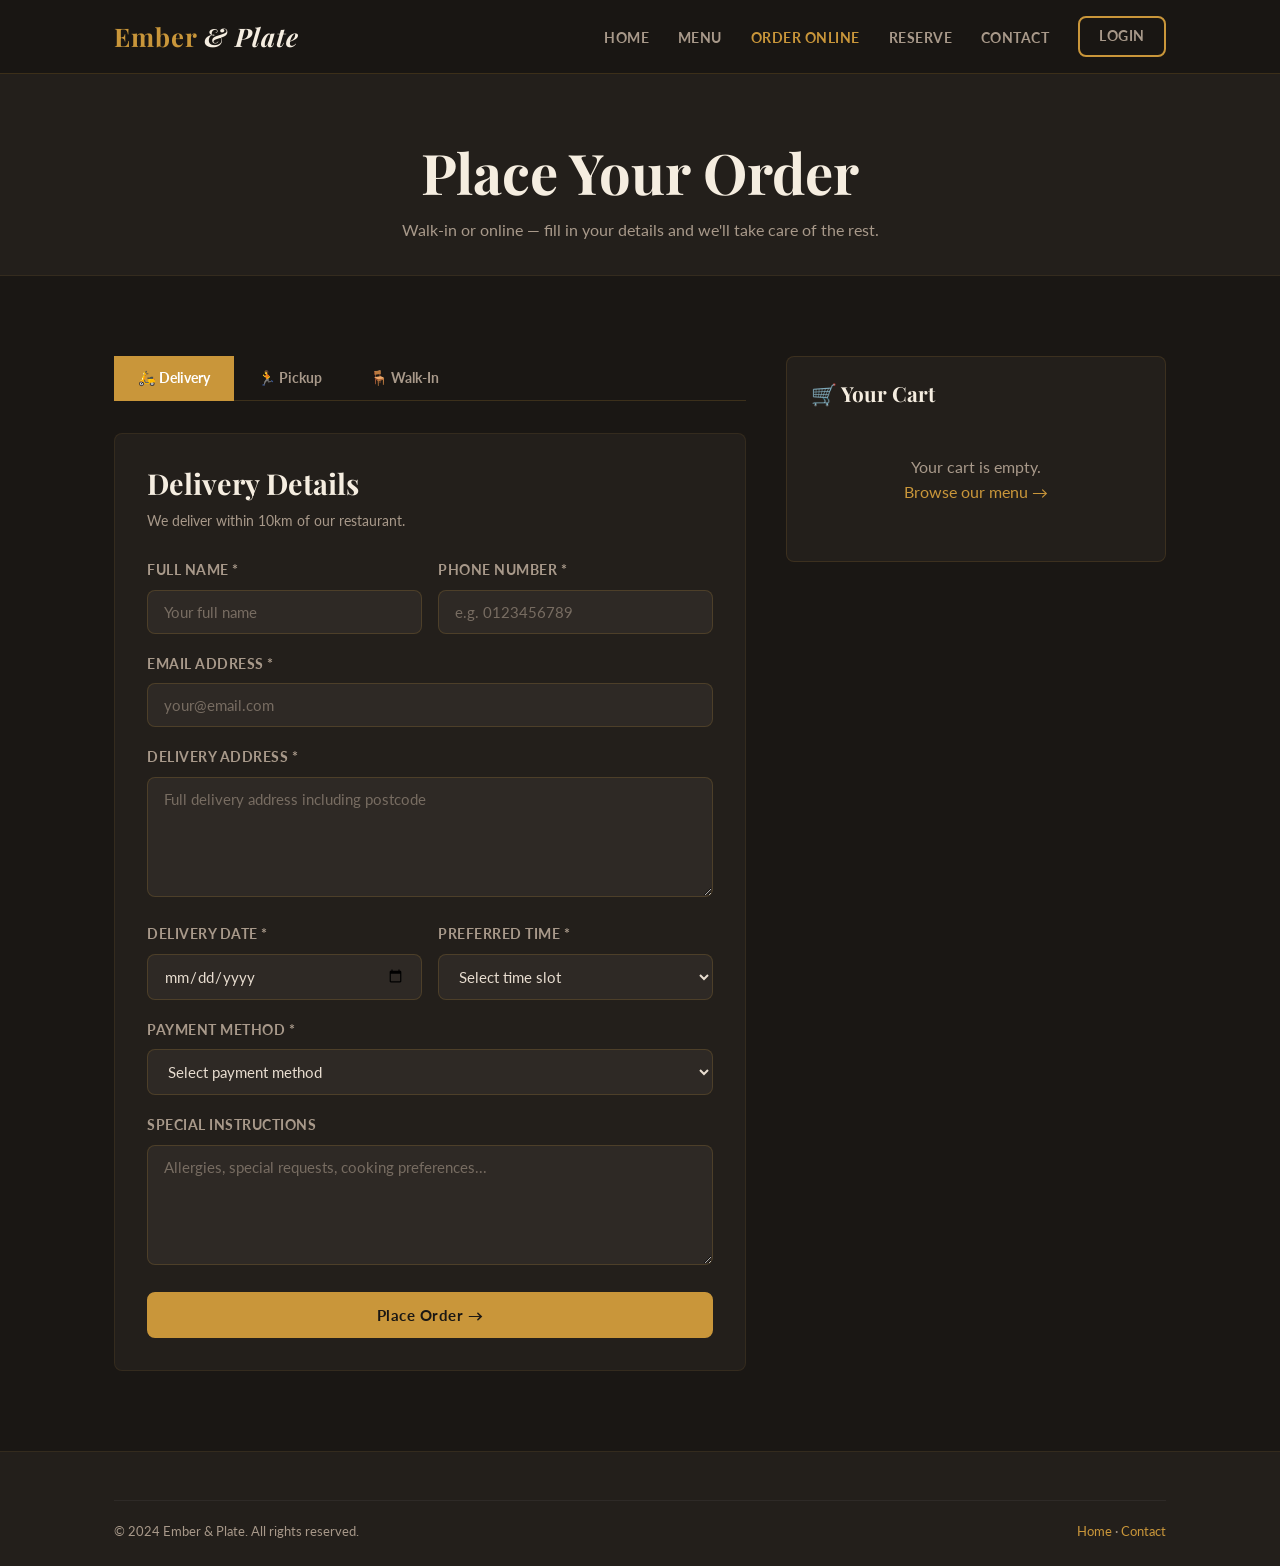
<file: order.html>
<!DOCTYPE html>
<html lang="en">
<head>
  <meta charset="UTF-8" />
  <meta name="viewport" content="width=device-width, initial-scale=1.0" />
  <title>Order Online — Ember &amp; Plate</title>
  <link rel="stylesheet" href="css/style.css" />
  <style>
    /* Pure CSS Fade-In Animations matching the Menu style */
    .fade-up {
      opacity: 0;
      transform: translateY(20px);
      animation: fadeUpKeyframe 0.6s cubic-bezier(0.25, 0.46, 0.45, 0.94) forwards;
    }
    .fade-up-1 { animation-delay: 0.1s; }
    .fade-up-2 { animation-delay: 0.25s; }
    .fade-up-3 { animation-delay: 0.4s; }

    @keyframes fadeUpKeyframe {
      to {
        opacity: 1;
        transform: translateY(0);
      }
    }

    /* Tab switcher configuration */
    .tab-content {
      display: none;
    }
    .tab-content.active {
      display: block;
    }
    .tab-btn.active {
      background-color: var(--gold, #c9963a); 
      color: #fff;
    }
  </style>
</head>
<body>

<nav class="navbar">
  <div class="container">
    <a href="index.html" class="navbar-brand">Ember <span>&amp; Plate</span></a>
    <ul class="nav-links">
      <li><a href="index.html">Home</a></li>
      <li><a href="menu.html">Menu</a></li>
      <li><a href="order.html" class="active">Order Online</a></li>
      <li><a href="reservations.html">Reserve</a></li>
      <li><a href="contact.html">Contact</a></li>
      <li><a href="login.html" class="btn btn-outline">Login</a></li>
    </ul>
    <div class="hamburger"><span></span><span></span><span></span></div>
  </div>
</nav>

<section style="background:var(--bg2);padding:4rem 0 2rem;text-align:center;border-bottom:1px solid rgba(201,150,58,0.1);">
  <div class="container">
    <h1 class="fade-up fade-up-1" style="color:var(--cream);">Place Your Order</h1>
    <p class="fade-up fade-up-2" style="max-width:480px;margin:.75rem auto 0;">Walk-in or online — fill in your details and we'll take care of the rest.</p>
  </div>
</section>

<section class="section fade-up fade-up-3">
  <div class="container">
    <div style="display:grid;grid-template-columns:1fr 380px;gap:2.5rem;align-items:start;">

      <!-- ORDER FORM -->
      <div>
        <!-- Order Type Tabs -->
        <div class="tabs" data-tabs>
          <button class="tab-btn active" data-tab="tab-delivery">🛵 Delivery</button>
          <button class="tab-btn" data-tab="tab-pickup">🏃 Pickup</button>
          <button class="tab-btn" data-tab="tab-walkin">🪑 Walk-In</button>
        </div>

        <div id="tab-delivery" class="tab-content active">
          <div class="form-box" style="max-width:100%;">
            <div id="order-alert" class="alert"></div>
            <div id="order-success" class="alert alert-success" style="display:none;"></div>

            <h3 class="form-title">Delivery Details</h3>
            <p class="form-subtitle">We deliver within 10km of our restaurant.</p>

            <form id="orderForm" novalidate>
              <div class="form-row">
                <div class="form-group">
                  <label class="form-label" for="o-name">Full Name *</label>
                  <input type="text" id="o-name" class="form-control" placeholder="Your full name" />
                  <span class="error-msg"></span>
                </div>
                <div class="form-group">
                  <label class="form-label" for="o-phone">Phone Number *</label>
                  <input type="tel" id="o-phone" class="form-control" placeholder="e.g. 0123456789" />
                  <span class="error-msg"></span>
                </div>
              </div>

              <div class="form-group">
                <label class="form-label" for="o-email">Email Address *</label>
                <input type="email" id="o-email" class="form-control" placeholder="your@email.com" />
                <span class="error-msg"></span>
              </div>

              <div class="form-group">
                <label class="form-label" for="o-address">Delivery Address *</label>
                <textarea id="o-address" class="form-control" placeholder="Full delivery address including postcode" rows="3"></textarea>
                <span class="error-msg"></span>
              </div>

              <div class="form-row">
                <div class="form-group">
                  <label class="form-label" for="o-date">Delivery Date *</label>
                  <input type="date" id="o-date" class="form-control" />
                  <span class="error-msg"></span>
                </div>
                <div class="form-group">
                  <label class="form-label" for="o-time">Preferred Time *</label>
                  <select id="o-time" class="form-control">
                    <option value="">Select time slot</option>
                    <option>11:30 AM – 12:30 PM</option>
                    <option>12:30 PM – 1:30 PM</option>
                    <option>6:00 PM – 7:00 PM</option>
                    <option>7:00 PM – 8:00 PM</option>
                    <option>8:00 PM – 9:00 PM</option>
                  </select>
                  <span class="error-msg"></span>
                </div>
              </div>

              <div class="form-group">
                <label class="form-label" for="o-payment">Payment Method *</label>
                <select id="o-payment" class="form-control">
                  <option value="">Select payment method</option>
                  <option>Cash on Delivery</option>
                  <option>Online Banking (FPX)</option>
                  <option>Credit/Debit Card</option>
                  <option>DuitNow QR</option>
                  <option>GrabPay</option>
                  <option>Touch 'n Go eWallet</option>
                </select>
                <span class="error-msg"></span>
              </div>

              <div class="form-group">
                <label class="form-label" for="o-notes">Special Instructions</label>
                <textarea id="o-notes" class="form-control" placeholder="Allergies, special requests, cooking preferences..." rows="3"></textarea>
              </div>

              <button type="submit" class="btn btn-primary btn-block">Place Order →</button>
            </form>
          </div>
        </div>

        <div id="tab-pickup" class="tab-content">
          <div class="form-box" style="max-width:100%;">
            <h3 class="form-title">Pickup Order</h3>
            <p class="form-subtitle">Order ahead and collect at the restaurant.</p>
            <form id="pickupForm" novalidate>
              <div class="form-row">
                <div class="form-group">
                  <label class="form-label" for="p-name">Full Name *</label>
                  <input type="text" id="p-name" class="form-control" placeholder="Your full name" />
                  <span class="error-msg"></span>
                </div>
                <div class="form-group">
                  <label class="form-label" for="p-phone">Phone *</label>
                  <input type="tel" id="p-phone" class="form-control" placeholder="0123456789" />
                  <span class="error-msg"></span>
                </div>
              </div>
              <div class="form-group">
                <label class="form-label" for="p-email">Email *</label>
                <input type="email" id="p-email" class="form-control" placeholder="your@email.com" />
                <span class="error-msg"></span>
              </div>
              <div class="form-row">
                <div class="form-group">
                  <label class="form-label" for="p-date">Pickup Date *</label>
                  <input type="date" id="p-date" class="form-control" />
                  <span class="error-msg"></span>
                </div>
                <div class="form-group">
                  <label class="form-label" for="p-time">Pickup Time *</label>
                  <select id="p-time" class="form-control">
                    <option value="">Select time</option>
                    <option>12:00 PM</option><option>12:30 PM</option>
                    <option>1:00 PM</option><option>1:30 PM</option>
                    <option>6:30 PM</option><option>7:00 PM</option>
                    <option>7:30 PM</option><option>8:00 PM</option>
                  </select>
                  <span class="error-msg"></span>
                </div>
              </div>
              <div class="form-group">
                <label class="form-label" for="p-payment">Payment *</label>
                <select id="p-payment" class="form-control">
                  <option value="">Select payment</option>
                  <option>Pay at Counter</option><option>Online Banking (FPX)</option>
                  <option>DuitNow QR</option><option>Credit/Debit Card</option>
                </select>
                <span class="error-msg"></span>
              </div>
              <button type="submit" class="btn btn-primary btn-block">Confirm Pickup Order →</button>
            </form>
          </div>
        </div>

        <div id="tab-walkin" class="tab-content">
          <div class="form-box" style="max-width:100%;text-align:center;">
            <div style="font-size:4rem;margin-bottom:1rem;">🪑</div>
            <h3 class="form-title">Walk-In Welcome!</h3>
            <p style="margin-bottom:1.5rem;">No need to pre-order. Simply walk in and our staff will seat you and take your order. Want to guarantee a table?</p>
            <a href="reservations.html" class="btn btn-primary">Reserve a Table</a>
            <div class="divider"><span>or browse the menu first</span></div>
            <a href="menu.html" class="btn btn-outline">View Menu</a>
          </div>
        </div>

      </div>

      <!-- ORDER SUMMARY SIDEBAR -->
      <div class="order-summary">
        <h3 style="color:var(--cream);font-family:var(--font-head);margin-bottom:1rem;">🛒 Your Cart</h3>
        <div id="cart-items">
          <p style="text-align:center;padding:2rem 0;color:var(--text-muted);">Your cart is empty.<br><a href="menu.html">Browse our menu →</a></p>
        </div>
        <div class="order-total" id="cart-total-row" style="display:none;">
          <span>Subtotal</span>
          <span id="cart-total">RM 0.00</span>
        </div>
        <div style="margin-top:.5rem;display:flex;justify-content:space-between;color:var(--text-muted);font-size:.85rem;" id="delivery-fee-row" style="display:none;">
          <span>Delivery Fee</span><span>RM 5.00</span>
        </div>
        <button id="clear-cart" class="btn btn-sm" style="margin-top:1rem;background:transparent;border:1px solid rgba(192,57,43,0.4);color:var(--danger);width:100%;display:none;" onclick="Cart.clear();renderCart();">Clear Cart</button>
      </div>

    </div>
  </div>
</section>

<footer class="footer">
  <div class="container">
    <div class="footer-bottom">
      <span>© 2024 Ember &amp; Plate. All rights reserved.</span>
      <span><a href="index.html">Home</a> · <a href="contact.html">Contact</a></span>
    </div>
  </div>
</footer>

<script src="js/main.js"></script>
<script>
document.addEventListener('DOMContentLoaded', function() {
  const tabButtons = document.querySelectorAll('.tab-btn');
  const tabContents = document.querySelectorAll('.tab-content');
  const deliveryFeeRow = document.getElementById('delivery-fee-row');

  tabButtons.forEach(button => {
    button.addEventListener('click', function() {
      tabButtons.forEach(btn => btn.classList.remove('active'));
      this.classList.add('active');
      tabContents.forEach(content => content.classList.remove('active'));
      const targetTabId = this.getAttribute('data-tab');
      document.getElementById(targetTabId).classList.add('active');

      if (deliveryFeeRow) {
        if (targetTabId === 'tab-delivery' && document.getElementById('cart-items').children.length > 1) {
          deliveryFeeRow.style.display = 'flex';
        } else {
          deliveryFeeRow.style.display = 'none';
        }
      }
    });
  });
});

function renderCart() {
  const items = Cart.get();
  const container = document.getElementById('cart-items');
  const totalRow = document.getElementById('cart-total-row');
  const clearBtn = document.getElementById('clear-cart');
  const feeRow   = document.getElementById('delivery-fee-row');
  
  const activeTabBtn = document.querySelector('.tab-btn.active');
  const isDeliveryActive = activeTabBtn ? activeTabBtn.getAttribute('data-tab') === 'tab-delivery' : true;

  if (!items.length) {
    container.innerHTML = '<p style="text-align:center;padding:2rem 0;color:var(--text-muted);">Your cart is empty.<br><a href="menu.html">Browse our menu →</a></p>';
    totalRow.style.display = 'none';
    clearBtn.style.display = 'none';
    if (feeRow) feeRow.style.display = 'none';
    return;
  }

  container.innerHTML = items.map(i => `
    <div class="order-item">
      <div>
        <div style="color:var(--cream);font-size:.9rem;">${i.name}</div>
        <div class="qty-control" style="margin-top:.3rem;">
          <button class="qty-btn" onclick="changeQty(${i.id},-1)">−</button>
          <span class="qty-display">${i.qty}</span>
          <button class="qty-btn" onclick="changeQty(${i.id},1)">+</button>
        </div>
      </div>
      <div style="text-align:right;">
        <div style="color:var(--gold);font-weight:700;">RM ${(i.price*i.qty).toFixed(2)}</div>
        <button onclick="Cart.remove(${i.id});renderCart();" style="background:none;border:none;color:var(--danger);cursor:pointer;font-size:.8rem;">Remove</button>
      </div>
    </div>
  `).join('');

  document.getElementById('cart-total').textContent = 'RM ' + Cart.total();
  totalRow.style.display = 'flex';
  clearBtn.style.display = 'block';
  if (feeRow) feeRow.style.display = isDeliveryActive ? 'flex' : 'none';
}

function changeQty(id, delta) {
  const items = Cart.get();
  const item = items.find(i => i.id === id);
  if (!item) return;
  item.qty = Math.max(1, item.qty + delta);
  Cart.save(items);
  if (typeof Cart.updateBadge === 'function') Cart.updateBadge();
  renderCart();
}

if (window.Cart) {
  renderCart();
} else {
  window.Cart = { get: () => [], total: () => "0.00", clear: () => {} };
  renderCart();
}

document.getElementById('orderForm').addEventListener('submit', function(e) {
  e.preventDefault();
  let valid = true;
  if(typeof validateField === 'function') {
    valid &= validateField(document.getElementById('o-name'),    {required:true, minLen:2});
    valid &= validateField(document.getElementById('o-phone'),   {required:true, phone:true});
    valid &= validateField(document.getElementById('o-email'),   {required:true, email:true});
    valid &= validateField(document.getElementById('o-address'), {required:true, minLen:10, requiredMsg:'Please enter your full address.'});
    valid &= validateField(document.getElementById('o-date'),    {required:true, requiredMsg:'Please select a delivery date.'});
    valid &= validateField(document.getElementById('o-time'),    {required:true, requiredMsg:'Please select a time slot.'});
    valid &= validateField(document.getElementById('o-payment'), {required:true, requiredMsg:'Please select a payment method.'});
  }

  if (!Cart.get().length) {
    if(typeof showAlert === 'function') showAlert('order-alert','error','Your cart is empty. Please add items from the menu first.');
    valid = false;
  }

  if (valid) {
    const success = document.getElementById('order-success');
    success.textContent = '✅ Order placed successfully! Your order reference is #EP' + Math.floor(10000+Math.random()*90000) + '. We\'ll contact you shortly.';
    success.style.display = 'block';
    this.reset();
    Cart.clear();
    renderCart();
    success.scrollIntoView({behavior:'smooth'});
  }
});

document.getElementById('pickupForm').addEventListener('submit', function(e) {
  e.preventDefault();
  let valid = true;
  if(typeof validateField === 'function') {
    valid &= validateField(document.getElementById('p-name'),    {required:true, minLen:2});
    valid &= validateField(document.getElementById('p-phone'),   {required:true, phone:true});
    valid &= validateField(document.getElementById('p-email'),   {required:true, email:true});
    valid &= validateField(document.getElementById('p-date'),    {required:true, requiredMsg:'Select a pickup date.'});
    valid &= validateField(document.getElementById('p-time'),    {required:true, requiredMsg:'Select a pickup time.'});
    valid &= validateField(document.getElementById('p-payment'), {required:true, requiredMsg:'Select payment method.'});
  }

  if (valid) {
    alert('✅ Pickup order confirmed! We\'ll prepare your order at the selected time.');
    this.reset();
    Cart.clear();
    renderCart();
  }
});
</script>
</body>
</html>
</file>
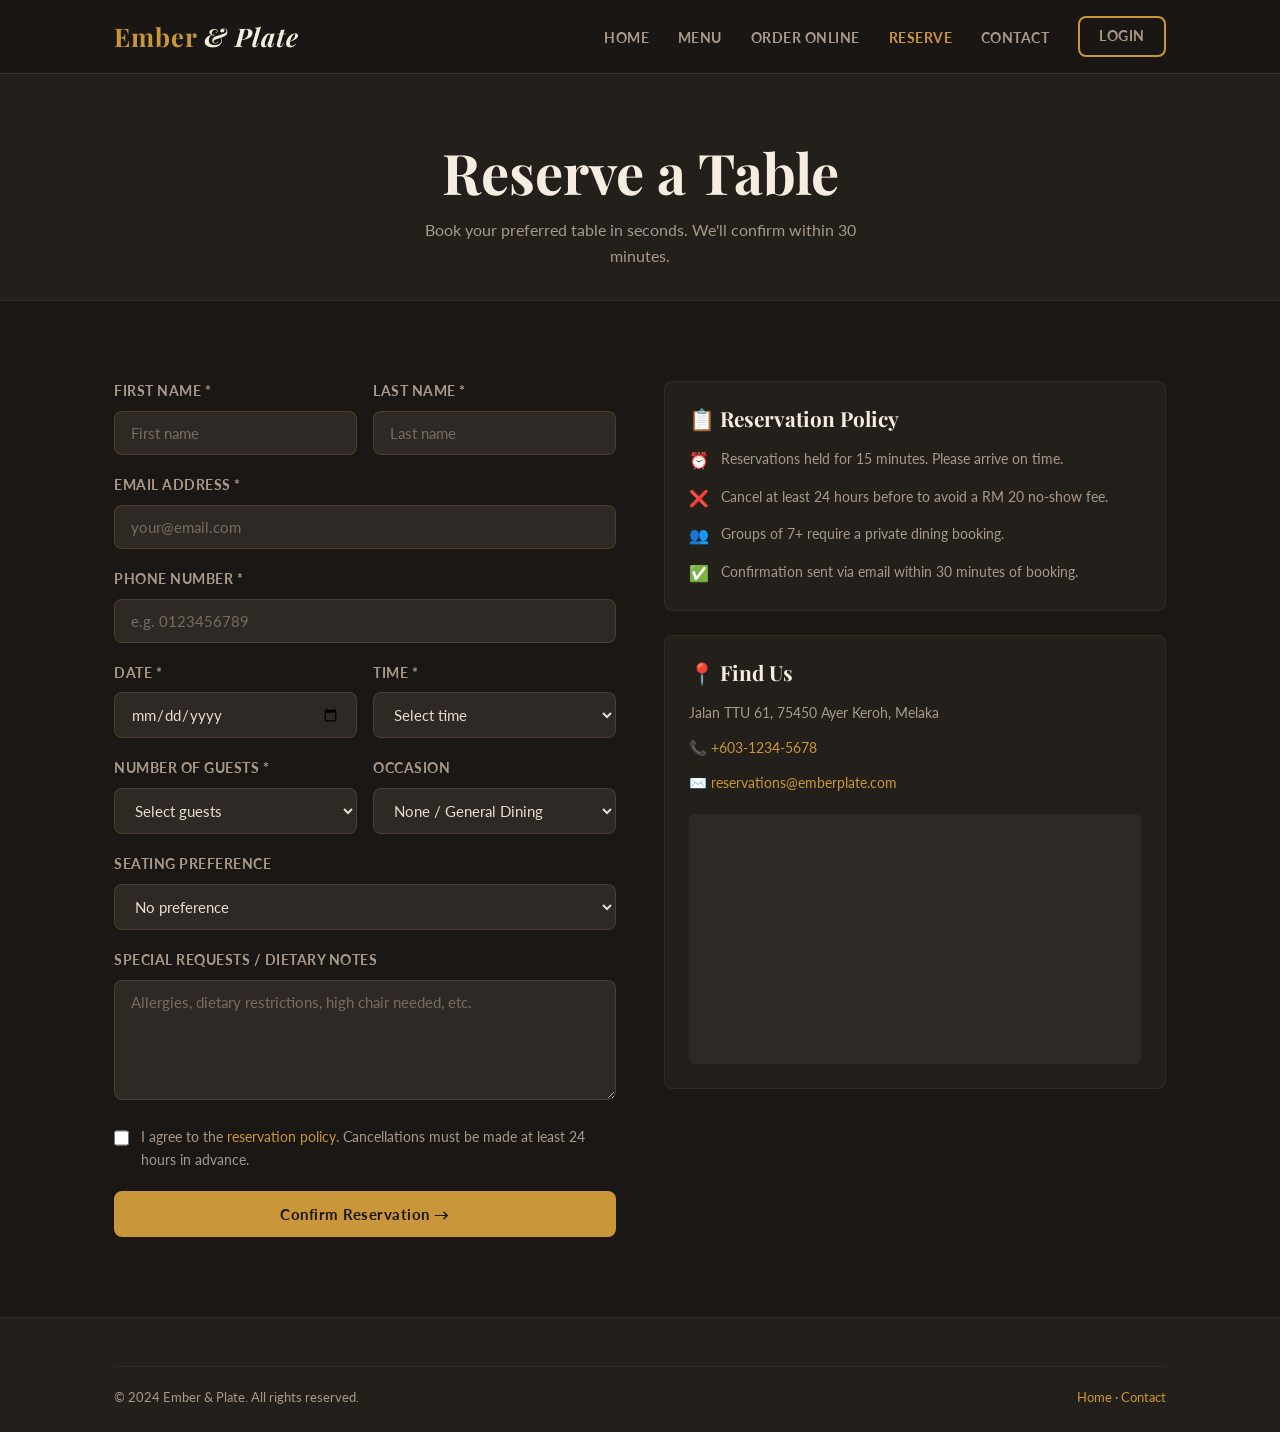
<file: reservations.html>
<!DOCTYPE html>
<html lang="en">
<head>
  <meta charset="UTF-8" />
  <meta name="viewport" content="width=device-width, initial-scale=1.0" />
  <title>Reserve a Table — Ember &amp; Plate</title>
  <link rel="stylesheet" href="css/style.css" />
  <style>
    /* Pure CSS Fade-In Animations matching the Menu style */
    .fade-up {
      opacity: 0;
      transform: translateY(20px);
      animation: fadeUpKeyframe 0.6s cubic-bezier(0.25, 0.46, 0.45, 0.94) forwards;
    }
    .fade-up-1 { animation-delay: 0.1s; }
    .fade-up-2 { animation-delay: 0.25s; }
    .fade-up-3 { animation-delay: 0.4s; }

    @keyframes fadeUpKeyframe {
      to {
        opacity: 1;
        transform: translateY(0);
      }
    }
  </style>
</head>
<body>

<nav class="navbar">
  <div class="container">
    <a href="index.html" class="navbar-brand">Ember <span>&amp; Plate</span></a>
    <ul class="nav-links">
      <li><a href="index.html">Home</a></li>
      <li><a href="menu.html">Menu</a></li>
      <li><a href="order.html">Order Online</a></li>
      <li><a href="reservations.html" class="active">Reserve</a></li>
      <li><a href="contact.html">Contact</a></li>
      <li><a href="login.html" class="btn btn-outline">Login</a></li>
    </ul>
    <div class="hamburger"><span></span><span></span><span></span></div>
  </div>
</nav>

<section style="background:var(--bg2);padding:4rem 0 2rem;text-align:center;border-bottom:1px solid rgba(201,150,58,0.1);">
  <div class="container">
    <h1 class="fade-up fade-up-1" style="color:var(--cream);">Reserve a Table</h1>
    <p class="fade-up fade-up-2" style="max-width:460px;margin:.75rem auto 0;">Book your preferred table in seconds. We'll confirm within 30 minutes.</p>
  </div>
</section>

<section class="section fade-up fade-up-3">
  <div class="container" style="display:grid;grid-template-columns:1fr 1fr;gap:3rem;align-items:start;">

    <!-- FORM -->
    <div>
      <div id="res-success" class="alert alert-success"></div>
      <div id="res-error"   class="alert alert-error"></div>

      <form id="reservationForm" novalidate>

        <div class="form-row">
          <div class="form-group">
            <label class="form-label" for="r-fname">First Name *</label>
            <input type="text" id="r-fname" class="form-control" placeholder="First name" />
            <span class="error-msg"></span>
          </div>
          <div class="form-group">
            <label class="form-label" for="r-lname">Last Name *</label>
            <input type="text" id="r-lname" class="form-control" placeholder="Last name" />
            <span class="error-msg"></span>
          </div>
        </div>

        <div class="form-group">
          <label class="form-label" for="r-email">Email Address *</label>
          <input type="email" id="r-email" class="form-control" placeholder="your@email.com" />
          <span class="error-msg"></span>
        </div>

        <div class="form-group">
          <label class="form-label" for="r-phone">Phone Number *</label>
          <input type="tel" id="r-phone" class="form-control" placeholder="e.g. 0123456789" />
          <span class="error-msg"></span>
        </div>

        <div class="form-row">
          <div class="form-group">
            <label class="form-label" for="r-date">Date *</label>
            <input type="date" id="r-date" class="form-control" />
            <span class="error-msg"></span>
          </div>
          <div class="form-group">
            <label class="form-label" for="r-time">Time *</label>
            <select id="r-time" class="form-control">
              <option value="">Select time</option>
              <option>11:00 AM</option><option>11:30 AM</option>
              <option>12:00 PM</option><option>12:30 PM</option>
              <option>1:00 PM</option><option>1:30 PM</option>
              <option>6:00 PM</option><option>6:30 PM</option>
              <option>7:00 PM</option><option>7:30 PM</option>
              <option>8:00 PM</option><option>8:30 PM</option>
              <option>9:00 PM</option>
            </select>
            <span class="error-msg"></span>
          </div>
        </div>

        <div class="form-row">
          <div class="form-group">
            <label class="form-label" for="r-guests">Number of Guests *</label>
            <select id="r-guests" class="form-control">
              <option value="">Select guests</option>
              <option>1 Guest</option><option>2 Guests</option><option>3 Guests</option>
              <option>4 Guests</option><option>5 Guests</option><option>6 Guests</option>
              <option>7–10 Guests (private room)</option><option>10+ Guests (contact us)</option>
            </select>
            <span class="error-msg"></span>
          </div>
          <div class="form-group">
            <label class="form-label" for="r-occasion">Occasion</label>
            <select id="r-occasion" class="form-control">
              <option value="">None / General Dining</option>
              <option>Birthday</option><option>Anniversary</option>
              <option>Business Dinner</option><option>Date Night</option>
              <option>Family Gathering</option><option>Other</option>
            </select>
          </div>
        </div>

        <div class="form-group">
          <label class="form-label" for="r-seating">Seating Preference</label>
          <select id="r-seating" class="form-control">
            <option value="">No preference</option>
            <option>Indoor (Air-conditioned)</option>
            <option>Outdoor (Al Fresco)</option>
            <option>Private Dining Room</option>
            <option>Bar Seating</option>
          </select>
        </div>

        <div class="form-group">
          <label class="form-label" for="r-requests">Special Requests / Dietary Notes</label>
          <textarea id="r-requests" class="form-control" placeholder="Allergies, dietary restrictions, high chair needed, etc." rows="3"></textarea>
        </div>

        <div class="form-group" style="display:flex;gap:.75rem;align-items:flex-start;">
          <input type="checkbox" id="r-terms" style="width:18px;height:18px;margin-top:.2rem;accent-color:var(--gold);" />
          <label for="r-terms" style="font-size:.88rem;color:var(--text-muted);">
            I agree to the <a href="#">reservation policy</a>. Cancellations must be made at least 24 hours in advance.
          </label>
        </div>
        <span class="error-msg" id="terms-err"></span>

        <button type="submit" class="btn btn-primary btn-block" style="margin-top:1rem;">Confirm Reservation →</button>
      </form>
    </div>

    <!-- INFO PANEL -->
    <div>
      <div class="card" style="margin-bottom:1.5rem;">
        <div class="card-body">
          <h3 style="color:var(--cream);font-family:var(--font-head);margin-bottom:1rem;">📋 Reservation Policy</h3>
          <ul style="list-style:none;display:flex;flex-direction:column;gap:.75rem;">
            <li style="display:flex;gap:.75rem;"><span style="color:var(--gold);">⏰</span><span style="color:var(--text-muted);font-size:.9rem;">Reservations held for 15 minutes. Please arrive on time.</span></li>
            <li style="display:flex;gap:.75rem;"><span style="color:var(--gold);">❌</span><span style="color:var(--text-muted);font-size:.9rem;">Cancel at least 24 hours before to avoid a RM 20 no-show fee.</span></li>
            <li style="display:flex;gap:.75rem;"><span style="color:var(--gold);">👥</span><span style="color:var(--text-muted);font-size:.9rem;">Groups of 7+ require a private dining booking.</span></li>
            <li style="display:flex;gap:.75rem;"><span style="color:var(--gold);">✅</span><span style="color:var(--text-muted);font-size:.9rem;">Confirmation sent via email within 30 minutes of booking.</span></li>
          </ul>
        </div>
      </div>

      <div class="card">
        <div class="card-body">
          <h3 style="color:var(--cream);font-family:var(--font-head);margin-bottom:1rem;">📍 Find Us</h3>
          <p style="font-size:.9rem;margin-bottom:.75rem;">Jalan TTU 61, 75450 Ayer Keroh, Melaka</p>
          <p style="font-size:.9rem;margin-bottom:.75rem;">📞 <a href="tel:+60312345678">+603-1234-5678</a></p>
          <p style="font-size:.9rem;">✉️ <a href="mailto:reservations@emberplate.com">reservations@emberplate.com</a></p>
          
          <div style="margin-top:1.25rem;border-radius:6px;overflow:hidden;height:250px;background:var(--bg3);">
            <iframe 
              src="https://www.google.com/maps/embed?pb=!1m18!1m12!1m3!1d3986.764585143336!2d102.281862!3d2.2415179!2m3!1f0!2f0!3f0!3m2!1i1024!2i768!4f13.1!3m3!1m2!1s0x31d1f05786358357%3A0xc0051e704041d8e1!2sJalan%20TTU%2061%2C%20Taman%20Tasik%20Utama%2C%2075450%20Ayer%20Keroh%2C%20Melaka!5e0!3m2!1sen!2smy!4v1718171717171!5m2!1sen!2smy" 
              width="100%" 
              height="100%" 
              style="border:0;" 
              allowfullscreen="" 
              loading="lazy" 
              referrerpolicy="no-referrer-when-downgrade">
            </iframe>
          </div>
        </div>
      </div>
    </div>

  </div>
</section>

<footer class="footer">
  <div class="container">
    <div class="footer-bottom">
      <span>© 2024 Ember &amp; Plate. All rights reserved.</span>
      <span><a href="index.html">Home</a> · <a href="contact.html">Contact</a></span>
    </div>
  </div>
</footer>

<script src="js/main.js"></script>
<script>
const dateInput = document.getElementById('r-date');
const today = new Date().toISOString().split('T')[0];
dateInput.setAttribute('min', today);

document.getElementById('reservationForm').addEventListener('submit', function(e) {
  e.preventDefault();
  let valid = true;

  if (typeof validateField === 'function') {
    valid &= validateField(document.getElementById('r-fname'),  {required:true, minLen:2});
    valid &= validateField(document.getElementById('r-lname'),  {required:true, minLen:2});
    valid &= validateField(document.getElementById('r-email'),  {required:true, email:true});
    valid &= validateField(document.getElementById('r-phone'),  {required:true, phone:true});
    valid &= validateField(document.getElementById('r-date'),   {required:true, requiredMsg:'Please select a date.'});
    valid &= validateField(document.getElementById('r-time'),   {required:true, requiredMsg:'Please select a time.'});
    valid &= validateField(document.getElementById('r-guests'), {required:true, requiredMsg:'Please select number of guests.'});
  }

  const terms = document.getElementById('r-terms');
  const termsErr = document.getElementById('terms-err');
  if (!terms.checked) {
    termsErr.textContent = 'You must agree to the reservation policy.';
    termsErr.classList.add('show');
    valid = false;
  } else {
    termsErr.classList.remove('show');
  }

  const selectedDate = new Date(document.getElementById('r-date').value);
  if (document.getElementById('r-date').value && selectedDate < new Date(today)) {
    if (typeof showError === 'function') {
      showError(document.getElementById('r-date'), 'Please select a future date.');
    }
    valid = false;
  }

  if (valid) {
    const ref = 'EP-R' + Math.floor(10000 + Math.random() * 90000);
    if (typeof showAlert === 'function') {
      showAlert('res-success', 'success', `✅ Reservation confirmed! Reference: ${ref}. Check your email for confirmation.`);
    }
    document.getElementById('res-success').scrollIntoView({behavior:'smooth'});
    this.reset();
  }
});
</script>
</body>
</html>
</file>
<file: css/style.css>
/* ============================================================
   Ember & Plate — External Stylesheet
   style.css
   ============================================================ */

/* ---------- Google Fonts ---------- */
@import url('https://fonts.googleapis.com/css2?family=Playfair+Display:ital,wght@0,400;0,700;1,400&family=Lato:wght@300;400;700&display=swap');

/* ---------- CSS Variables ---------- */
:root {
  --bg:        #1a1714;
  --bg2:       #231f1b;
  --bg3:       #2e2925;
  --gold:      #c9963a;
  --gold-lt:   #e5b86a;
  --cream:     #f5ede0;
  --text:      #e8ddd0;
  --text-muted:#a8998a;
  --danger:    #c0392b;
  --success:   #27ae60;
  --radius:    8px;
  --shadow:    0 4px 24px rgba(0,0,0,0.5);
  --transition:0.3s ease;
  --font-head: 'Playfair Display', Georgia, serif;
  --font-body: 'Lato', sans-serif;
}

/* ---------- Reset ---------- */
*, *::before, *::after { box-sizing: border-box; margin: 0; padding: 0; }
html { scroll-behavior: smooth; }
body {
  font-family: var(--font-body);
  background: var(--bg);
  color: var(--text);
  line-height: 1.6;
  min-height: 100vh;
}
a { color: var(--gold); text-decoration: none; transition: color var(--transition); }
a:hover { color: var(--gold-lt); }
img { max-width: 100%; display: block; }

/* ---------- Typography ---------- */
h1, h2, h3, h4 { font-family: var(--font-head); font-weight: 700; line-height: 1.2; }
h1 { font-size: clamp(2rem, 5vw, 3.5rem); }
h2 { font-size: clamp(1.5rem, 3vw, 2.4rem); }
h3 { font-size: 1.3rem; }
p  { color: var(--text-muted); }

/* ---------- Layout Helpers ---------- */
.container    { max-width: 1100px; margin: 0 auto; padding: 0 1.5rem; }
.section      { padding: 5rem 0; }
.section-title {
  text-align: center;
  margin-bottom: 3rem;
  position: relative;
}
.section-title h2 { color: var(--cream); }
.section-title::after {
  content: '';
  display: block;
  width: 60px; height: 3px;
  background: var(--gold);
  margin: 0.75rem auto 0;
}
.flex   { display: flex; }
.grid   { display: grid; }
.center { text-align: center; }

/* ---------- Buttons ---------- */
.btn {
  display: inline-block;
  padding: 0.75rem 2rem;
  border-radius: var(--radius);
  font-family: var(--font-body);
  font-size: 0.95rem;
  font-weight: 700;
  letter-spacing: 0.5px;
  cursor: pointer;
  border: 2px solid transparent;
  transition: all var(--transition);
  text-align: center;
}
.btn-primary {
  background: var(--gold);
  color: #1a1714;
  border-color: var(--gold);
}
.btn-primary:hover {
  background: var(--gold-lt);
  border-color: var(--gold-lt);
  color: #1a1714;
  transform: translateY(-2px);
  box-shadow: 0 6px 20px rgba(201,150,58,0.35);
}
.btn-outline {
  background: transparent;
  color: var(--gold);
  border-color: var(--gold);
}
.btn-outline:hover {
  background: var(--gold);
  color: #1a1714;
  transform: translateY(-2px);
}
.btn-sm { padding: 0.5rem 1.25rem; font-size: 0.85rem; }
.btn-block { display: block; width: 100%; }
.btn-danger { background: var(--danger); color: #fff; border-color: var(--danger); }

/* ---------- Navbar ---------- */
.navbar {
  position: sticky; top: 0; z-index: 1000;
  background: rgba(26,23,20,0.95);
  backdrop-filter: blur(10px);
  border-bottom: 1px solid rgba(201,150,58,0.2);
  padding: 1rem 0;
}
.navbar .container {
  display: flex;
  align-items: center;
  justify-content: space-between;
}
.navbar-brand {
  font-family: var(--font-head);
  font-size: 1.6rem;
  color: var(--gold);
  font-weight: 700;
  letter-spacing: 1px;
}
.navbar-brand span { color: var(--cream); font-style: italic; }
.nav-links { display: flex; gap: 1.8rem; align-items: center; list-style: none; }
.nav-links a { color: var(--text-muted); font-size: 0.9rem; font-weight: 700; letter-spacing: 0.5px; text-transform: uppercase; }
.nav-links a:hover, .nav-links a.active { color: var(--gold); }
.nav-links .btn { padding: 0.45rem 1.2rem; font-size: 0.85rem; }
.hamburger { display: none; flex-direction: column; gap: 5px; cursor: pointer; }
.hamburger span { width: 25px; height: 2px; background: var(--gold); transition: all var(--transition); }

/* ---------- Hero ---------- */
.hero {
  min-height: 90vh;
  display: flex; align-items: center;
  position: relative;
  overflow: hidden;
  background: linear-gradient(135deg, #1a1714 0%, #2e2316 50%, #1a1714 100%);
}
.hero::before {
  content: '';
  position: absolute; inset: 0;
  background:
    radial-gradient(ellipse 60% 70% at 70% 50%, rgba(201,150,58,0.08) 0%, transparent 70%),
    url("data:image/svg+xml,%3Csvg width='60' height='60' viewBox='0 0 60 60' xmlns='http://www.w3.org/2000/svg'%3E%3Cg fill='none' fill-rule='evenodd'%3E%3Cg fill='%23c9963a' fill-opacity='0.03'%3E%3Cpath d='M36 34v-4h-2v4h-4v2h4v4h2v-4h4v-2h-4zm0-30V0h-2v4h-4v2h4v4h2V6h4V4h-4zM6 34v-4H4v4H0v2h4v4h2v-4h4v-2H6zM6 4V0H4v4H0v2h4v4h2V6h4V4H6z'/%3E%3C/g%3E%3C/g%3E%3C/svg%3E");
}
.hero-content { position: relative; z-index: 1; }
.hero-badge {
  display: inline-block;
  background: rgba(201,150,58,0.15);
  border: 1px solid rgba(201,150,58,0.4);
  color: var(--gold);
  padding: 0.35rem 1rem;
  border-radius: 50px;
  font-size: 0.8rem;
  letter-spacing: 2px;
  text-transform: uppercase;
  margin-bottom: 1.5rem;
}
.hero h1 { color: var(--cream); margin-bottom: 1.25rem; }
.hero h1 em { color: var(--gold); font-style: italic; }
.hero p { font-size: 1.1rem; max-width: 520px; margin-bottom: 2rem; }
.hero-btns { display: flex; gap: 1rem; flex-wrap: wrap; }

/* ---------- Cards ---------- */
.card {
  background: var(--bg2);
  border: 1px solid rgba(201,150,58,0.1);
  border-radius: var(--radius);
  overflow: hidden;
  transition: transform var(--transition), box-shadow var(--transition);
}
.card:hover {
  transform: translateY(-4px);
  box-shadow: var(--shadow);
  border-color: rgba(201,150,58,0.3);
}
.card-body { padding: 1.5rem; }
.card-img { width: 100%; height: 200px; object-fit: cover; background: var(--bg3); }
.card-emoji { font-size: 3rem; padding: 1.5rem; text-align: center; background: var(--bg3); }
.card-title { font-family: var(--font-head); font-size: 1.2rem; color: var(--cream); margin-bottom: 0.4rem; }
.card-price { color: var(--gold); font-weight: 700; font-size: 1.1rem; }
.card-desc { font-size: 0.9rem; margin-bottom: 1rem; }
.card-badge {
  display: inline-block;
  background: rgba(201,150,58,0.15);
  color: var(--gold);
  border-radius: 4px;
  padding: 0.2rem 0.6rem;
  font-size: 0.75rem;
  margin-bottom: 0.75rem;
}

/* ---------- Menu Grid ---------- */
.menu-grid { grid-template-columns: repeat(auto-fill, minmax(280px, 1fr)); gap: 1.5rem; }
.menu-filter { display: flex; gap: 0.75rem; flex-wrap: wrap; margin-bottom: 2rem; justify-content: center; }
.filter-btn {
  padding: 0.45rem 1.2rem;
  border: 1px solid rgba(201,150,58,0.3);
  border-radius: 50px;
  background: transparent;
  color: var(--text-muted);
  cursor: pointer;
  font-family: var(--font-body);
  font-size: 0.85rem;
  transition: all var(--transition);
}
.filter-btn:hover, .filter-btn.active {
  background: var(--gold); color: #1a1714; border-color: var(--gold); font-weight: 700;
}

/* ---------- Forms ---------- */
.form-group { margin-bottom: 1.25rem; }
.form-label {
  display: block;
  font-size: 0.85rem;
  font-weight: 700;
  color: var(--text-muted);
  text-transform: uppercase;
  letter-spacing: 0.5px;
  margin-bottom: 0.5rem;
}
.form-control {
  width: 100%;
  padding: 0.75rem 1rem;
  background: var(--bg3);
  border: 1px solid rgba(201,150,58,0.2);
  border-radius: var(--radius);
  color: var(--text);
  font-family: var(--font-body);
  font-size: 0.95rem;
  transition: border-color var(--transition), box-shadow var(--transition);
}
.form-control:focus {
  outline: none;
  border-color: var(--gold);
  box-shadow: 0 0 0 3px rgba(201,150,58,0.15);
}
.form-control::placeholder { color: var(--text-muted); opacity: 0.6; }
.form-control.error { border-color: var(--danger); }
.form-control.valid { border-color: var(--success); }
textarea.form-control { resize: vertical; min-height: 120px; }
select.form-control option { background: var(--bg2); }
.error-msg {
  color: var(--danger);
  font-size: 0.8rem;
  margin-top: 0.35rem;
  display: none;
}
.error-msg.show { display: block; }
.form-row { display: grid; grid-template-columns: 1fr 1fr; gap: 1rem; }
.form-box {
  background: var(--bg2);
  border: 1px solid rgba(201,150,58,0.1);
  border-radius: var(--radius);
  padding: 2rem;
  max-width: 520px;
  margin: 0 auto;
}
.form-title {
  font-family: var(--font-head);
  font-size: 1.8rem;
  color: var(--cream);
  margin-bottom: 0.5rem;
}
.form-subtitle { font-size: 0.9rem; margin-bottom: 1.75rem; }

/* ---------- Order Table ---------- */
.order-summary {
  background: var(--bg2);
  border: 1px solid rgba(201,150,58,0.15);
  border-radius: var(--radius);
  padding: 1.5rem;
  position: sticky; top: 100px;
}
.order-item { display: flex; justify-content: space-between; align-items: center; padding: 0.6rem 0; border-bottom: 1px solid rgba(255,255,255,0.05); }
.order-item:last-child { border-bottom: none; }
.order-total { display: flex; justify-content: space-between; padding-top: 1rem; margin-top: 0.5rem; border-top: 1px solid rgba(201,150,58,0.3); font-weight: 700; font-size: 1.1rem; color: var(--cream); }

/* ---------- Admin Dashboard ---------- */
.admin-layout { display: grid; grid-template-columns: 240px 1fr; min-height: 100vh; }
.admin-sidebar {
  background: var(--bg2);
  border-right: 1px solid rgba(201,150,58,0.1);
  padding: 2rem 0;
  position: sticky; top: 0; height: 100vh;
  overflow-y: auto;
}
.admin-sidebar .brand {
  padding: 0 1.5rem 2rem;
  font-family: var(--font-head);
  font-size: 1.3rem;
  color: var(--gold);
  border-bottom: 1px solid rgba(201,150,58,0.1);
  margin-bottom: 1rem;
}
.admin-nav { list-style: none; }
.admin-nav li a {
  display: flex; align-items: center; gap: 0.75rem;
  padding: 0.8rem 1.5rem;
  color: var(--text-muted);
  font-size: 0.9rem;
  font-weight: 700;
  transition: all var(--transition);
}
.admin-nav li a:hover, .admin-nav li a.active {
  background: rgba(201,150,58,0.1);
  color: var(--gold);
  border-left: 3px solid var(--gold);
}
.admin-main { padding: 2rem; overflow-y: auto; }
.stats-grid { grid-template-columns: repeat(auto-fill, minmax(200px, 1fr)); gap: 1.25rem; margin-bottom: 2rem; }
.stat-card {
  background: var(--bg2);
  border: 1px solid rgba(201,150,58,0.1);
  border-radius: var(--radius);
  padding: 1.5rem;
}
.stat-label { font-size: 0.8rem; text-transform: uppercase; letter-spacing: 1px; color: var(--text-muted); margin-bottom: 0.5rem; }
.stat-value { font-size: 2rem; font-weight: 700; color: var(--gold); font-family: var(--font-head); }
.data-table { width: 100%; border-collapse: collapse; }
.data-table th { background: var(--bg3); color: var(--gold); font-size: 0.8rem; text-transform: uppercase; letter-spacing: 1px; padding: 0.9rem 1rem; text-align: left; }
.data-table td { padding: 0.9rem 1rem; border-bottom: 1px solid rgba(255,255,255,0.05); font-size: 0.9rem; }
.data-table tr:hover td { background: rgba(201,150,58,0.04); }
.badge { display: inline-block; padding: 0.25rem 0.65rem; border-radius: 50px; font-size: 0.75rem; font-weight: 700; }
.badge-pending   { background: rgba(243,156,18,0.15); color: #f39c12; }
.badge-confirmed { background: rgba(39,174,96,0.15); color: #27ae60; }
.badge-cancelled { background: rgba(192,57,43,0.15); color: #c0392b; }
.badge-preparing { background: rgba(52,152,219,0.15); color: #3498db; }
.badge-ready     { background: rgba(142,68,173,0.15); color: #8e44ad; }

/* ---------- Footer ---------- */
.footer {
  background: var(--bg2);
  border-top: 1px solid rgba(201,150,58,0.1);
  padding: 3rem 0 1.5rem;
}
.footer-grid { grid-template-columns: 2fr 1fr 1fr; gap: 2rem; margin-bottom: 2rem; }
.footer-brand { font-family: var(--font-head); font-size: 1.4rem; color: var(--gold); margin-bottom: 0.75rem; }
.footer-desc { font-size: 0.9rem; }
.footer-heading { color: var(--cream); font-size: 0.85rem; text-transform: uppercase; letter-spacing: 1px; margin-bottom: 1rem; }
.footer-links { list-style: none; }
.footer-links li { margin-bottom: 0.5rem; }
.footer-links a { color: var(--text-muted); font-size: 0.9rem; }
.footer-bottom { border-top: 1px solid rgba(255,255,255,0.05); padding-top: 1.25rem; display: flex; justify-content: space-between; align-items: center; font-size: 0.82rem; color: var(--text-muted); }

/* ---------- Alerts ---------- */
.alert {
  padding: 1rem 1.25rem;
  border-radius: var(--radius);
  margin-bottom: 1rem;
  font-size: 0.9rem;
  display: none;
}
.alert.show { display: block; }
.alert-success { background: rgba(39,174,96,0.15); border: 1px solid rgba(39,174,96,0.3); color: #4caf73; }
.alert-error   { background: rgba(192,57,43,0.15);  border: 1px solid rgba(192,57,43,0.3);  color: #e57373; }

/* ---------- Divider ---------- */
.divider { display: flex; align-items: center; gap: 1rem; margin: 1.5rem 0; }
.divider::before, .divider::after { content: ''; flex: 1; height: 1px; background: rgba(201,150,58,0.2); }
.divider span { color: var(--text-muted); font-size: 0.85rem; white-space: nowrap; }

/* ---------- Quantity Control ---------- */
.qty-control { display: flex; align-items: center; gap: 0.5rem; }
.qty-btn {
  width: 30px; height: 30px;
  border: 1px solid rgba(201,150,58,0.3);
  background: transparent;
  color: var(--gold);
  border-radius: 4px;
  font-size: 1.1rem;
  cursor: pointer;
  transition: all var(--transition);
}
.qty-btn:hover { background: var(--gold); color: #1a1714; }
.qty-display { min-width: 30px; text-align: center; font-weight: 700; }

/* ---------- Tabs ---------- */
.tabs { display: flex; border-bottom: 1px solid rgba(201,150,58,0.2); margin-bottom: 2rem; gap: 0; }
.tab-btn {
  padding: 0.8rem 1.5rem;
  background: transparent;
  border: none;
  color: var(--text-muted);
  cursor: pointer;
  font-family: var(--font-body);
  font-size: 0.9rem;
  font-weight: 700;
  border-bottom: 2px solid transparent;
  margin-bottom: -1px;
  transition: all var(--transition);
}
.tab-btn:hover, .tab-btn.active { color: var(--gold); border-bottom-color: var(--gold); }
.tab-content { display: none; }
.tab-content.active { display: block; }

/* ---------- Responsive ---------- */
@media (max-width: 768px) {
  .nav-links { display: none; flex-direction: column; position: absolute; top: 100%; left: 0; right: 0; background: var(--bg2); padding: 1rem 1.5rem; border-bottom: 1px solid rgba(201,150,58,0.1); }
  .nav-links.open { display: flex; }
  .navbar { position: relative; }
  .hamburger { display: flex; }
  .hero { min-height: 70vh; }
  .hero-btns { flex-direction: column; }
  .form-row { grid-template-columns: 1fr; }
  .footer-grid { grid-template-columns: 1fr; }
  .admin-layout { grid-template-columns: 1fr; }
  .admin-sidebar { position: static; height: auto; }
  .stats-grid { grid-template-columns: 1fr 1fr; }
  .data-table { font-size: 0.8rem; }
  .data-table th, .data-table td { padding: 0.6rem 0.5rem; }
}
@media (max-width: 480px) {
  .stats-grid { grid-template-columns: 1fr; }
  .form-box { padding: 1.25rem; }
}

/* ---------- Animations ---------- */
@keyframes fadeUp {
  from { opacity: 0; transform: translateY(20px); }
  to   { opacity: 1; transform: translateY(0); }
}
.fade-up { animation: fadeUp 0.6s ease forwards; }
.fade-up-1 { animation-delay: 0.1s; opacity: 0; }
.fade-up-2 { animation-delay: 0.2s; opacity: 0; }
.fade-up-3 { animation-delay: 0.3s; opacity: 0; }
.fade-up-4 { animation-delay: 0.4s; opacity: 0; }
</file>
